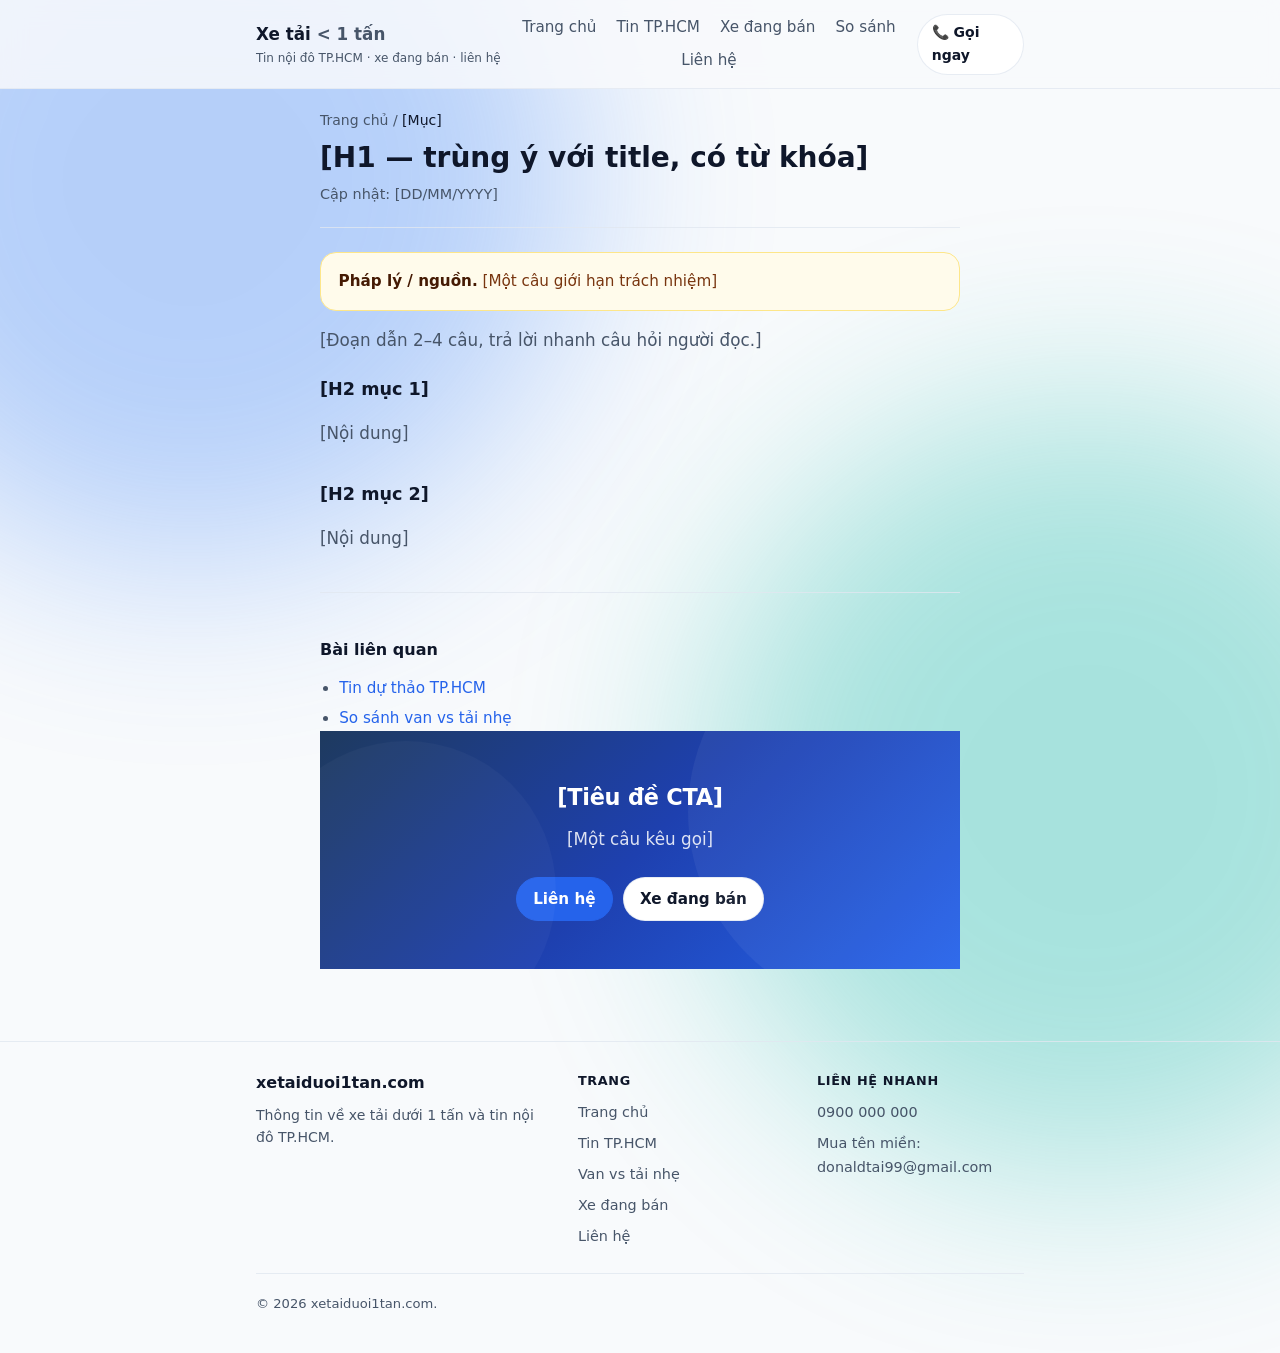
<file: mau-bai-viet.html>
<!DOCTYPE html>
<!--
  MAU BAI VIET (TEMPLATE) — roadmap Prompt 6
  - Sao chép file, đổi tên .html, bỏ thẻ comment này và meta robots bên dưới khi publish.
  - Thay: title, description, canonical, og:*, JSON-LD, H1, nội dung, breadcrumb.
  - Giữ: header/footer giống các trang khác; article.prose; post-related + cta-band ở cuối.
-->
<html lang="vi">
<head>
  <meta charset="UTF-8" />
  <meta name="viewport" content="width=device-width, initial-scale=1.0" />
  <meta name="robots" content="noindex, nofollow" />
  <meta name="description" content="[META: 150–160 ký tự, có từ khóa chính]" />
  <link rel="canonical" href="https://www.xetaiduoi1tan.com/[duong-dan].html" />
  <title>[Tiêu đề SEO] | xetaiduoi1tan.com</title>
  <link rel="icon" href="favicon.svg" type="image/svg+xml" />
  <link rel="stylesheet" href="/assets/css/styles.css" />
</head>
<body>
  <a class="skip-link" href="#main-content">Bỏ qua điều hướng</a>
  <header class="site-header">
    <div class="inner site-header__inner">
      <div class="brand-wrap">
        <a class="brand" href="index.html">Xe tải <span>&lt; 1 tấn</span></a>
        <p class="brand-tag">Tin nội đô TP.HCM · xe đang bán · liên hệ</p>
      </div>
      <button type="button" class="nav-toggle" aria-expanded="false" aria-controls="nav-panel">Menu</button>
      <a class="btn btn--line btn--sm header-cta" href="tel:+84900000000">📞 Gọi ngay</a>
      <div id="nav-panel" class="nav-panel">
        <nav class="nav" aria-label="Chính">
          <a href="index.html">Trang chủ</a>
          <a href="tin-tuc/xe-tai-tren-mot-tan-noi-do-tphcm-6h-22h.html">Tin TP.HCM</a>
          <a href="xe-dang-ban.html">Xe đang bán</a>
          <a href="so-sanh-van-vs-xe-tai-nhe.html">So sánh</a>
          <a href="lien-he.html">Liên hệ</a>
        </nav>
      </div>
    </div>
  </header>

  <main id="main-content" class="inner inner--narrow page-main">
    <nav class="breadcrumb" aria-label="Breadcrumb">
      <a href="index.html">Trang chủ</a>
      <span aria-hidden="true"> / </span>
      <span class="breadcrumb-current">[Mục]</span>
    </nav>

    <article class="prose">
      <header class="article-head">
        <h1>[H1 — trùng ý với title, có từ khóa]</h1>
        <p class="meta">Cập nhật: [DD/MM/YYYY]</p>
      </header>

      <aside class="notice" role="note"><strong>Pháp lý / nguồn.</strong> [Một câu giới hạn trách nhiệm]</aside>

      <p class="lede">[Đoạn dẫn 2–4 câu, trả lời nhanh câu hỏi người đọc.]</p>

      <h2>[H2 mục 1]</h2>
      <p>[Nội dung]</p>

      <h2>[H2 mục 2]</h2>
      <p>[Nội dung]</p>

      <div class="post-related">
        <h2>Bài liên quan</h2>
        <ul>
          <li><a href="tin-tuc/xe-tai-tren-mot-tan-noi-do-tphcm-6h-22h.html">Tin dự thảo TP.HCM</a></li>
          <li><a href="so-sanh-van-vs-xe-tai-nhe.html">So sánh van vs tải nhẹ</a></li>
        </ul>
      </div>
    </article>

    <section class="cta-band" aria-label="CTA">
      <div class="cta-band__inner">
        <h2 class="cta-band__title">[Tiêu đề CTA]</h2>
        <p class="cta-band__text">[Một câu kêu gọi]</p>
        <p class="actions">
          <a class="btn btn--solid" href="lien-he.html">Liên hệ</a>
          <a class="btn btn--line" href="xe-dang-ban.html">Xe đang bán</a>
        </p>
      </div>
    </section>
  </main>

  <footer class="site-footer">
    <div class="inner footer-grid">
      <div>
        <p class="footer-brand"><strong>xetaiduoi1tan.com</strong></p>
        <p class="footer-desc">Thông tin về xe tải dưới 1 tấn và tin nội đô TP.HCM.</p>
      </div>
      <div>
        <p class="footer-title">Trang</p>
        <ul class="footer-list">
          <li><a href="index.html">Trang chủ</a></li>
          <li><a href="tin-tuc/xe-tai-tren-mot-tan-noi-do-tphcm-6h-22h.html">Tin TP.HCM</a></li>
          <li><a href="so-sanh-van-vs-xe-tai-nhe.html">Van vs tải nhẹ</a></li>
          <li><a href="xe-dang-ban.html">Xe đang bán</a></li>
          <li><a href="lien-he.html">Liên hệ</a></li>
        </ul>
      </div>
      <div>
        <p class="footer-title">Liên hệ nhanh</p>
        <ul class="footer-list">
          <li><a href="tel:+84900000000">0900 000 000</a></li>
          <li><a href="mailto:donaldtai99@gmail.com">Mua tên miền: donaldtai99@gmail.com</a></li>
        </ul>
      </div>
    </div>
    <div class="inner footer-legal">
      <p>© <span id="y"></span> xetaiduoi1tan.com.</p>
    </div>
  </footer>
  <script defer src="/assets/js/site.js"></script>
  <script>
    document.getElementById("y").textContent = new Date().getFullYear();
  </script>
</body>
</html>
</file>
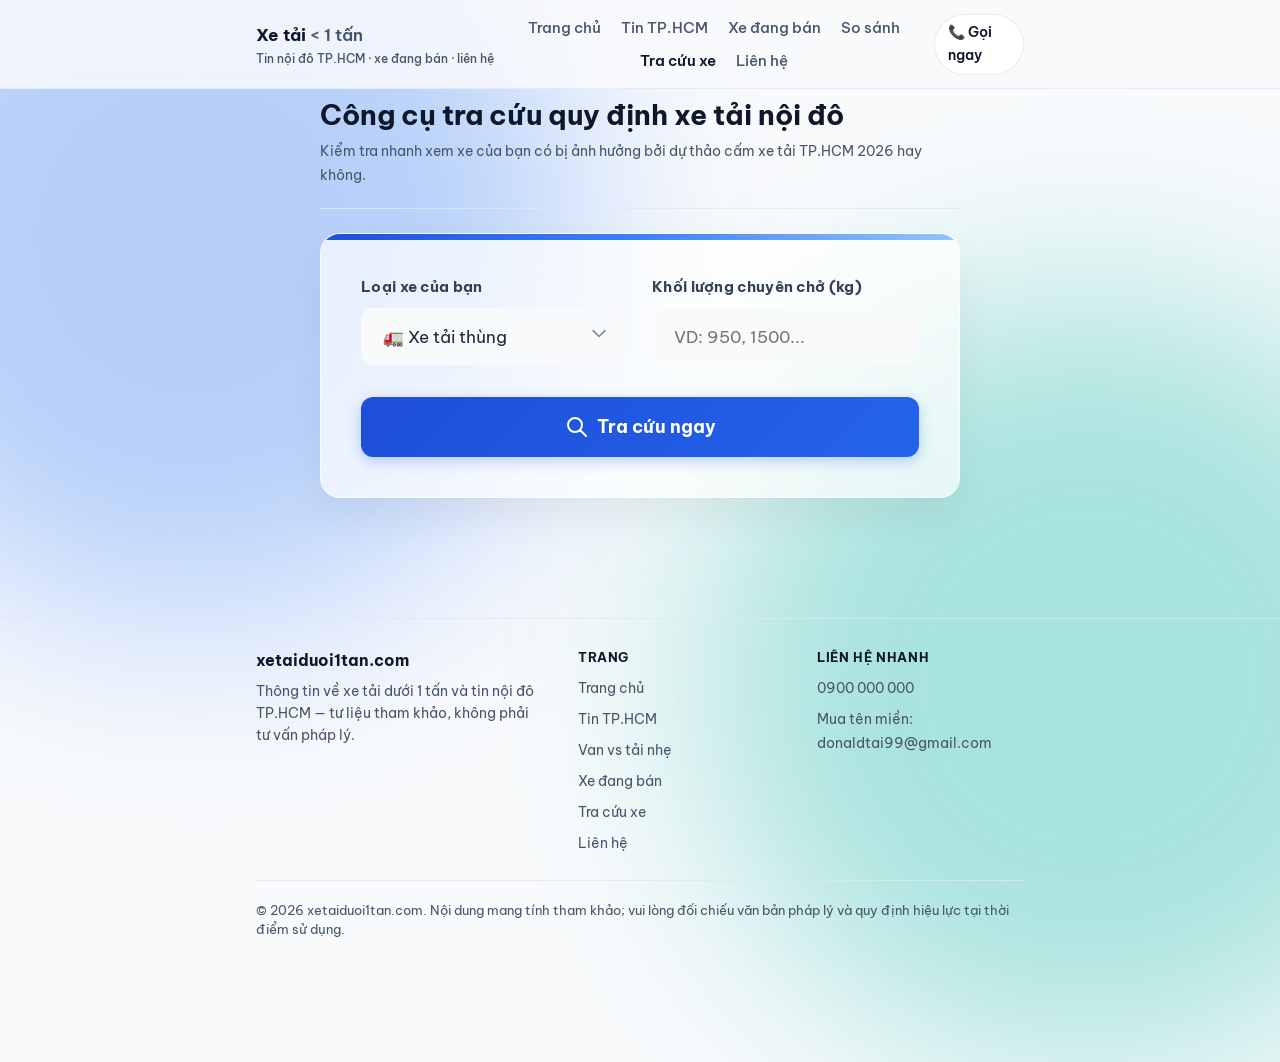
<file: tra_cuu_xe.html>
<!DOCTYPE html>
<html lang="vi">
<head>
  <meta charset="UTF-8" />
  <meta name="viewport" content="width=device-width, initial-scale=1.0" />
  <meta name="robots" content="index, follow" />
  <meta name="description" content="Công cụ tương tác tra cứu xem xe của bạn có bị cấm vào nội đô TP.HCM theo dự thảo mới nhất 2026 hay không." />
  <link rel="canonical" href="https://www.xetaiduoi1tan.com/tra_cuu_xe.html" />
  <title>Công cụ tra cứu quy định cấm tải TP.HCM | xetaiduoi1tan.com</title>
  <link rel="icon" href="favicon.svg" type="image/svg+xml" />
  <meta property="og:type" content="website" />
  <meta property="og:locale" content="vi_VN" />
  <meta property="og:url" content="https://www.xetaiduoi1tan.com/tra_cuu_xe.html" />
  <meta property="og:site_name" content="xetaiduoi1tan.com" />
  <meta property="og:title" content="Công cụ tra cứu quy định cấm tải TP.HCM | xetaiduoi1tan.com" />
  <meta property="og:description" content="Công cụ tương tác tra cứu xem xe của bạn có bị cấm vào nội đô TP.HCM theo dự thảo mới nhất 2026 hay không." />
  <meta name="twitter:card" content="summary" />
  <meta name="twitter:title" content="Công cụ tra cứu quy định cấm tải TP.HCM | xetaiduoi1tan.com" />
  <meta name="twitter:description" content="Tra cứu nhanh xem xe bạn có được phép lưu thông nội đô theo dự thảo cấm tải." />
  <link rel="preconnect" href="https://fonts.googleapis.com" />
  <link rel="preconnect" href="https://fonts.gstatic.com" crossorigin />
  <link href="https://fonts.googleapis.com/css2?family=Be+Vietnam+Pro:wght@400;600;700&display=swap" rel="stylesheet" />
  <link rel="stylesheet" href="/assets/css/styles.css" />
  <script type="application/ld+json">
  {"@context":"https://schema.org","@graph":[{"@type":"WebSite","@id":"https://www.xetaiduoi1tan.com/#website","url":"https://www.xetaiduoi1tan.com/","name":"xetaiduoi1tan.com"},{"@type":"Organization","@id":"https://www.xetaiduoi1tan.com/#org","name":"xetaiduoi1tan.com","url":"https://www.xetaiduoi1tan.com/"},{"@type":"WebApplication","name":"Công cụ tra cứu quy định cấm tải nội đô TP.HCM","url":"https://www.xetaiduoi1tan.com/tra_cuu_xe.html","description":"Công cụ tương tác tra cứu xem xe của bạn có bị cấm vào nội đô TP.HCM theo dự thảo mới nhất 2026 hay không.","applicationCategory":"UtilityApplication","operatingSystem":"Any"}]}
  </script>
</head>
<body>
  <a class="skip-link" href="#main-content">Bỏ qua điều hướng</a>
  <header class="site-header">
    <div class="inner site-header__inner">
      <div class="brand-wrap">
        <a class="brand" href="index.html">Xe tải <span>&lt; 1 tấn</span></a>
        <p class="brand-tag">Tin nội đô TP.HCM · xe đang bán · liên hệ</p>
      </div>
      <button type="button" class="nav-toggle" aria-expanded="false" aria-controls="nav-panel">Menu</button>
      <a class="btn btn--line btn--sm header-cta" href="tel:+84900000000">📞 Gọi ngay</a>
      <div id="nav-panel" class="nav-panel">
        <nav class="nav" aria-label="Chính">
          <a href="index.html">Trang chủ</a>
          <a href="tin-tuc/xe-tai-tren-mot-tan-noi-do-tphcm-6h-22h.html">Tin TP.HCM</a>
          <a href="xe-dang-ban.html">Xe đang bán</a>
          <a href="so-sanh-van-vs-xe-tai-nhe.html">So sánh</a>
          <a href="tra_cuu_xe.html" aria-current="page">Tra cứu xe</a>
          <a href="lien-he.html">Liên hệ</a>
        </nav>
      </div>
    </div>
  </header>

  <main id="main-content" class="page-main inner inner--narrow">
    <div class="article-head fade-in">
      <h1>Công cụ tra cứu quy định xe tải nội đô</h1>
      <p class="meta">Kiểm tra nhanh xem xe của bạn có bị ảnh hưởng bởi dự thảo cấm xe tải TP.HCM 2026 hay không.</p>
    </div>

    <div class="glass-card slide-up">
      <form id="check-form">
        <div class="form-grid">
          <div>
            <label for="vehicle-type" class="premium-label">Loại xe của bạn</label>
            <div style="position:relative;">
              <select id="vehicle-type" class="premium-input" style="appearance: none; padding-right: 2.5rem;">
                <option value="truck">🚛 Xe tải thùng</option>
                <option value="van">🚐 Xe tải Van</option>
                <option value="pickup">🛻 Xe bán tải (Pickup)</option>
              </select>
              <div style="position:absolute; right:1.2rem; top:50%; transform:translateY(-50%); pointer-events:none; opacity:0.5;">
                <svg width="20" height="20" fill="none" stroke="currentColor" viewBox="0 0 24 24"><path stroke-linecap="round" stroke-linejoin="round" stroke-width="2" d="M19 9l-7 7-7-7"></path></svg>
              </div>
            </div>
          </div>
          <div>
            <label for="vehicle-weight" class="premium-label">Khối lượng chuyên chở (kg)</label>
            <input type="number" id="vehicle-weight" class="premium-input" placeholder="VD: 950, 1500..." required />
          </div>
        </div>
        <button type="submit" class="btn-premium">
          <svg width="24" height="24" fill="none" stroke="currentColor" viewBox="0 0 24 24"><path stroke-linecap="round" stroke-linejoin="round" stroke-width="2" d="M21 21l-6-6m2-5a7 7 0 11-14 0 7 7 0 0114 0z"></path></svg>
          Tra cứu ngay
        </button>
      </form>

      <div id="result-box" class="result-premium">
        <h3 id="result-title" class="result-title">Kết quả</h3>
        <p id="result-message" class="result-message"></p>
        <div class="premium-notice" role="note">
          <svg width="20" height="20" fill="none" stroke="currentColor" viewBox="0 0 24 24" style="flex-shrink:0; color:#94a3b8;"><path stroke-linecap="round" stroke-linejoin="round" stroke-width="2" d="M13 16h-1v-4h-1m1-4h.01M21 12a9 9 0 11-18 0 9 9 0 0118 0z"></path></svg>
          <div><strong>Lưu ý:</strong> Kết quả chỉ mang tính tham khảo dựa trên thông tin dự thảo báo chí đưa. Quy định thực tế có thể thay đổi khi văn bản chính thức được ban hành.</div>
        </div>
      </div>
    </div>
  </main>

  <footer class="site-footer">
    <div class="inner footer-grid">
      <div>
        <p class="footer-brand"><strong>xetaiduoi1tan.com</strong></p>
        <p class="footer-desc">Thông tin về xe tải dưới 1 tấn và tin nội đô TP.HCM — tư liệu tham khảo, không phải tư vấn pháp lý.</p>
      </div>
      <div>
        <p class="footer-title">Trang</p>
        <ul class="footer-list">
          <li><a href="index.html">Trang chủ</a></li>
          <li><a href="tin-tuc/xe-tai-tren-mot-tan-noi-do-tphcm-6h-22h.html">Tin TP.HCM</a></li>
          <li><a href="so-sanh-van-vs-xe-tai-nhe.html">Van vs tải nhẹ</a></li>
          <li><a href="xe-dang-ban.html">Xe đang bán</a></li>
          <li><a href="tra_cuu_xe.html">Tra cứu xe</a></li>
          <li><a href="lien-he.html">Liên hệ</a></li>
        </ul>
      </div>
      <div>
        <p class="footer-title">Liên hệ nhanh</p>
        <ul class="footer-list">
          <li><a href="tel:+84900000000">0900 000 000</a></li>
          <li><a href="mailto:donaldtai99@gmail.com">Mua tên miền: donaldtai99@gmail.com</a></li>
        </ul>
      </div>
    </div>
    <div class="inner footer-legal">
      <p>© <span id="y"></span> xetaiduoi1tan.com. Nội dung mang tính tham khảo; vui lòng đối chiếu văn bản pháp lý và quy định hiệu lực tại thời điểm sử dụng.</p>
    </div>
  </footer>
  <script defer src="/assets/js/site.js"></script>
  <script>
    document.getElementById("y").textContent = new Date().getFullYear();
    document.addEventListener('DOMContentLoaded', function() {
      const form = document.getElementById('check-form');
      const resultBox = document.getElementById('result-box');
      const resultTitle = document.getElementById('result-title');
      const resultMessage = document.getElementById('result-message');

      form.addEventListener('submit', function(e) {
        e.preventDefault();
        const type = document.getElementById('vehicle-type').value;
        const weight = parseInt(document.getElementById('vehicle-weight').value, 10);
        
        if (isNaN(weight) || weight <= 0) {
          alert('Vui lòng nhập khối lượng hợp lệ.');
          return;
        }

        resultBox.style.display = 'block';
        resultBox.style.opacity = '0';
        setTimeout(() => resultBox.style.opacity = '1', 10);
        resultBox.style.transition = 'opacity 0.3s ease';

        let isBanned = false;
        let msg = '';

        if (type === 'truck') {
          if (weight >= 1000) {
            isBanned = true;
            msg = `Xe tải thùng có khối lượng chuyên chở <strong>${weight}kg</strong> (≥ 1000kg) sẽ <strong>bị cấm</strong> vào nội đô TP.HCM từ 6h-22h theo dự thảo mới.`;
            resultBox.className = 'result-premium banned';
            resultTitle.className = 'result-title banned';
          } else {
            msg = `Xe tải thùng có khối lượng chuyên chở <strong>${weight}kg</strong> (< 1000kg) <strong>được phép</strong> lưu thông vào nội đô bình thường. Tuy nhiên cần chú ý các biển báo cấm tải trên từng tuyến đường cụ thể.`;
            resultBox.className = 'result-premium allowed';
            resultTitle.className = 'result-title allowed';
          }
        } else if (type === 'van' || type === 'pickup') {
          if (weight >= 950) {
            isBanned = true;
            msg = `Xe Van/Bán tải có khối lượng chuyên chở <strong>${weight}kg</strong> (≥ 950kg) được xem như xe tải và sẽ <strong>bị cấm</strong> vào nội đô từ 6h-22h.`;
            resultBox.className = 'result-premium banned';
            resultTitle.className = 'result-title banned';
          } else {
            msg = `Xe Van/Bán tải có khối lượng chuyên chở <strong>${weight}kg</strong> (< 950kg) được xem như xe con, <strong>được phép</strong> vào phố 24/24h.`;
            resultBox.className = 'result-premium allowed';
            resultTitle.className = 'result-title allowed';
          }
        }

        resultMessage.innerHTML = msg;
        resultTitle.innerHTML = isBanned 
          ? '<svg width="28" height="28" fill="none" stroke="currentColor" viewBox="0 0 24 24" style="flex-shrink:0"><path stroke-linecap="round" stroke-linejoin="round" stroke-width="2" d="M12 9v2m0 4h.01m-6.938 4h13.856c1.54 0 2.502-1.667 1.732-3L13.732 4c-.77-1.333-2.694-1.333-3.464 0L3.34 16c-.77 1.333.192 3 1.732 3z"></path></svg> Hạn chế lưu thông' 
          : '<svg width="28" height="28" fill="none" stroke="currentColor" viewBox="0 0 24 24" style="flex-shrink:0"><path stroke-linecap="round" stroke-linejoin="round" stroke-width="2" d="M9 12l2 2 4-4m6 2a9 9 0 11-18 0 9 9 0 0118 0z"></path></svg> Được phép lưu thông';
      });
    });
  </script>
</body>
</html>
</file>
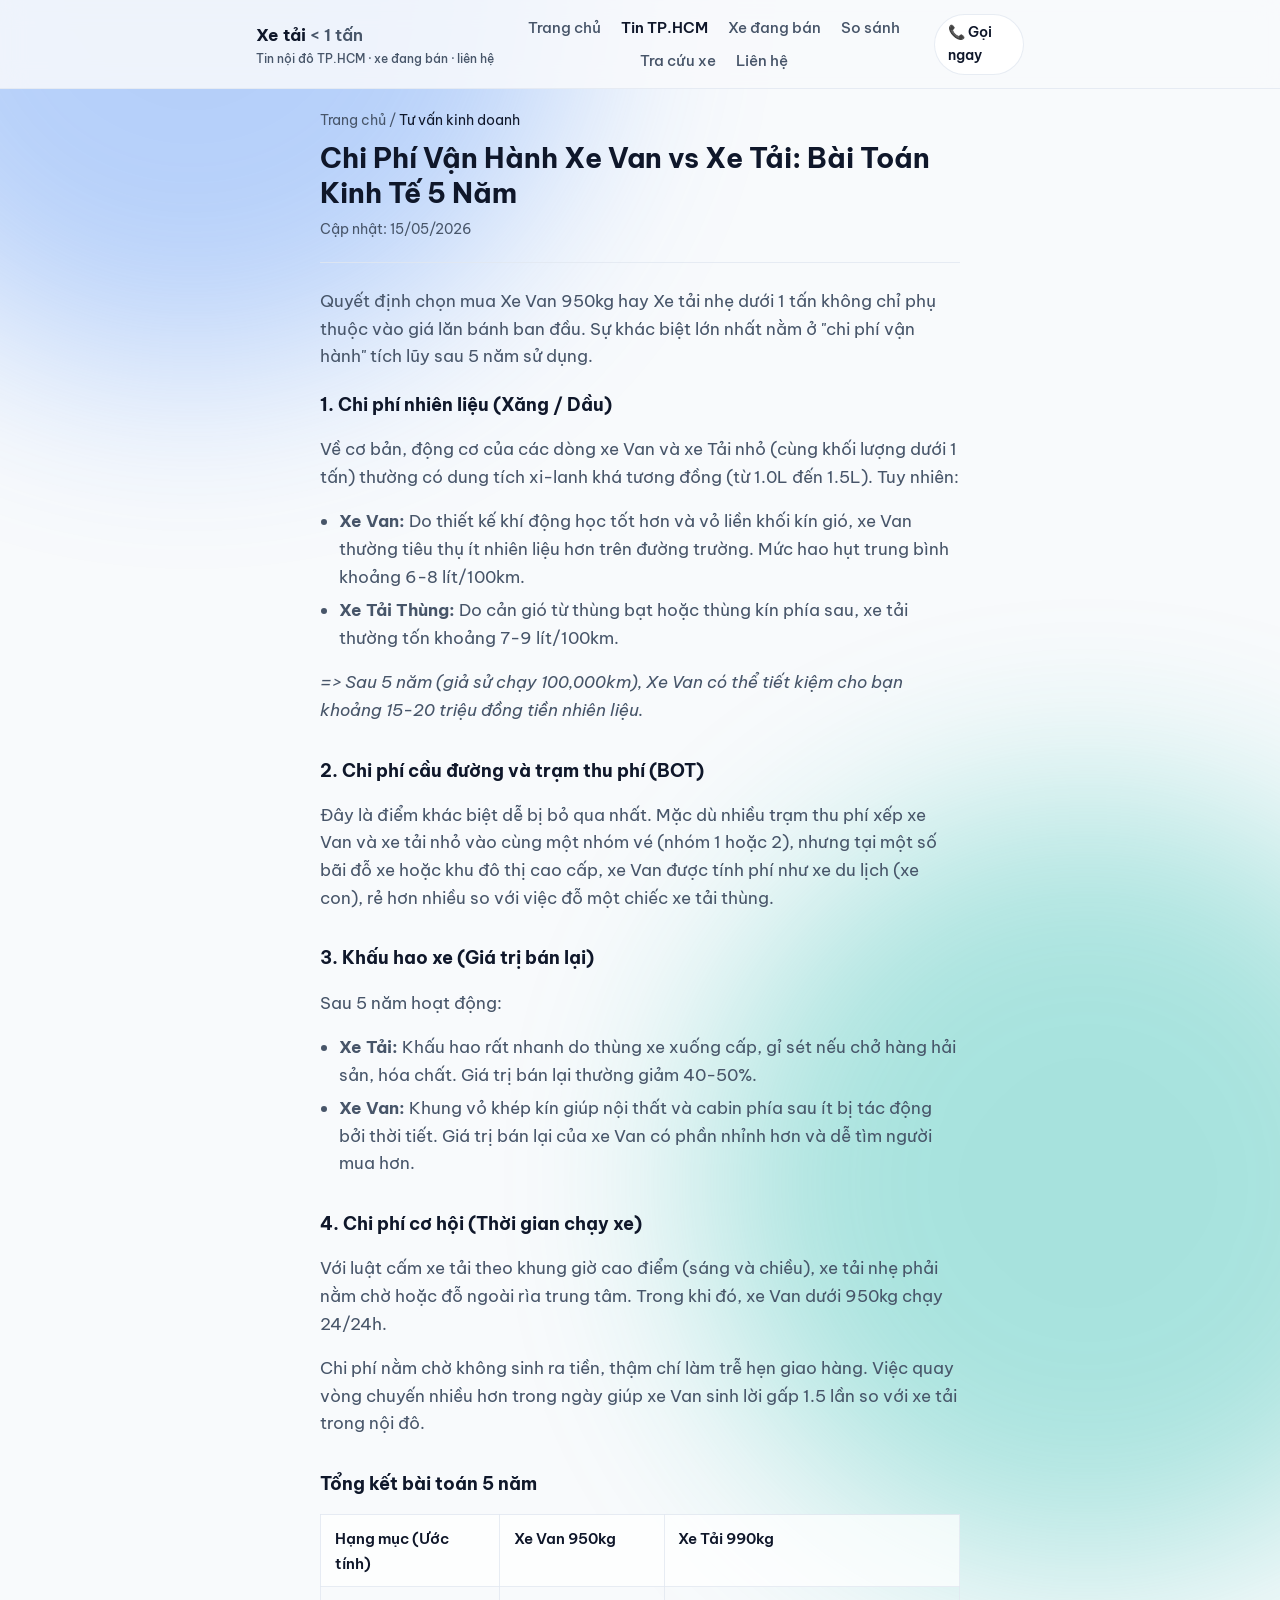
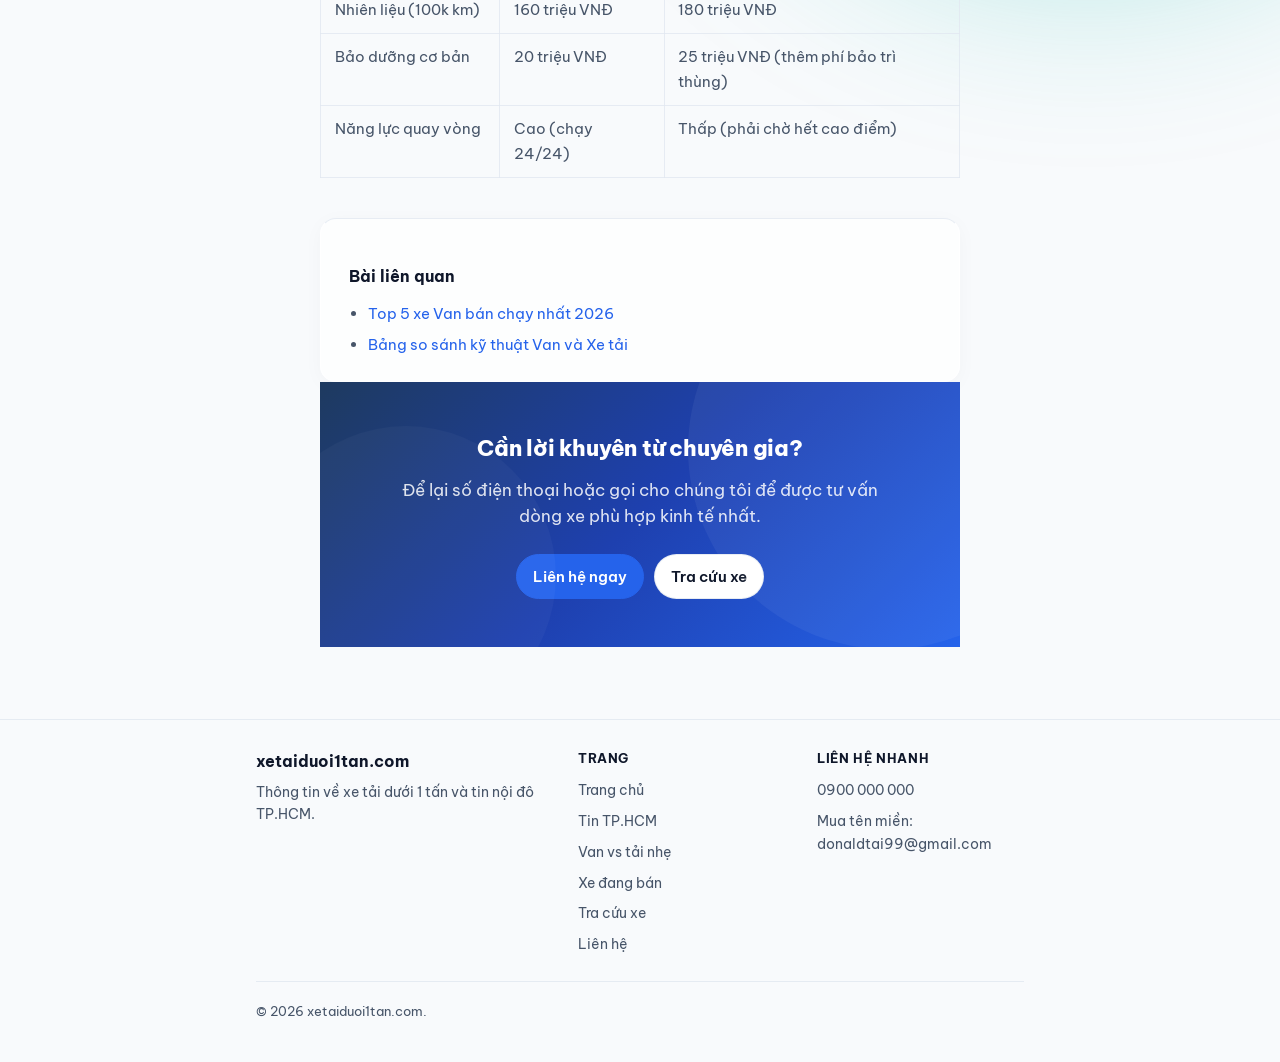
<file: tin-tuc/chi-phi-van-hanh-xe-van-vs-xe-tai-5-nam.html>
<!DOCTYPE html>
<html lang="vi">
<head>
  <meta charset="UTF-8" />
  <meta name="viewport" content="width=device-width, initial-scale=1.0" />
  <meta name="robots" content="index, follow" />
  <meta name="description" content="Bài toán kinh tế: So sánh chi tiết chi phí vận hành xe Van 950kg và Xe Tải nhẹ trong 5 năm. Phân tích nhiên liệu, bảo dưỡng và tối ưu thời gian." />
  <link rel="canonical" href="https://www.xetaiduoi1tan.com/tin-tuc/chi-phi-van-hanh-xe-van-vs-xe-tai-5-nam.html" />
  <title>Chi Phí Vận Hành Xe Van vs Xe Tải: Bài Toán 5 Năm | xetaiduoi1tan.com</title>
  <link rel="icon" href="../favicon.svg" type="image/svg+xml" />
  <meta property="og:type" content="article" />
  <meta property="og:locale" content="vi_VN" />
  <meta property="og:url" content="https://www.xetaiduoi1tan.com/tin-tuc/chi-phi-van-hanh-xe-van-vs-xe-tai-5-nam.html" />
  <meta property="og:site_name" content="xetaiduoi1tan.com" />
  <meta property="og:title" content="Chi Phí Vận Hành Xe Van vs Xe Tải: Bài Toán 5 Năm" />
  <meta property="og:description" content="So sánh chi tiết chi phí vận hành xe Van 950kg và Xe Tải nhẹ trong 5 năm." />
  <meta name="twitter:card" content="summary" />
  <meta name="twitter:title" content="Chi Phí Vận Hành Xe Van vs Xe Tải | xetaiduoi1tan.com" />
  <link rel="preconnect" href="https://fonts.googleapis.com" />
  <link rel="preconnect" href="https://fonts.gstatic.com" crossorigin />
  <link href="https://fonts.googleapis.com/css2?family=Be+Vietnam+Pro:wght@400;600;700&display=swap" rel="stylesheet" />
  <link rel="stylesheet" href="/assets/css/styles.css" />
  <script type="application/ld+json">
  {"@context":"https://schema.org","@graph":[{"@type":"WebSite","@id":"https://www.xetaiduoi1tan.com/#website","url":"https://www.xetaiduoi1tan.com/"},{"@type":"Article","headline":"Chi Phí Vận Hành Xe Van vs Xe Tải: So Sánh 5 Năm","description":"Bài toán kinh tế: So sánh chi tiết chi phí vận hành xe Van 950kg và Xe Tải nhẹ trong 5 năm.","url":"https://www.xetaiduoi1tan.com/tin-tuc/chi-phi-van-hanh-xe-van-vs-xe-tai-5-nam.html","author":{"@type":"Organization","name":"xetaiduoi1tan.com"}}]}
  </script>
</head>
<body>
  <a class="skip-link" href="#main-content">Bỏ qua điều hướng</a>
  <header class="site-header">
    <div class="inner site-header__inner">
      <div class="brand-wrap">
        <a class="brand" href="../index.html">Xe tải <span>&lt; 1 tấn</span></a>
        <p class="brand-tag">Tin nội đô TP.HCM · xe đang bán · liên hệ</p>
      </div>
      <button type="button" class="nav-toggle" aria-expanded="false" aria-controls="nav-panel">Menu</button>
      <a class="btn btn--line btn--sm header-cta" href="tel:+84900000000">📞 Gọi ngay</a>
      <div id="nav-panel" class="nav-panel">
        <nav class="nav" aria-label="Chính">
          <a href="../index.html">Trang chủ</a>
          <a href="xe-tai-tren-mot-tan-noi-do-tphcm-6h-22h.html" aria-current="page">Tin TP.HCM</a>
          <a href="../xe-dang-ban.html">Xe đang bán</a>
          <a href="../so-sanh-van-vs-xe-tai-nhe.html">So sánh</a>
          <a href="../tra_cuu_xe.html">Tra cứu xe</a>
          <a href="../lien-he.html">Liên hệ</a>
        </nav>
      </div>
    </div>
  </header>

  <main id="main-content" class="inner inner--narrow page-main">
    <nav class="breadcrumb" aria-label="Breadcrumb">
      <a href="../index.html">Trang chủ</a>
      <span aria-hidden="true"> / </span>
      <span class="breadcrumb-current">Tư vấn kinh doanh</span>
    </nav>

    <article class="prose fade-in">
      <header class="article-head">
        <h1>Chi Phí Vận Hành Xe Van vs Xe Tải: Bài Toán Kinh Tế 5 Năm</h1>
        <p class="meta">Cập nhật: 15/05/2026</p>
      </header>

      <p class="lede">Quyết định chọn mua Xe Van 950kg hay Xe tải nhẹ dưới 1 tấn không chỉ phụ thuộc vào giá lăn bánh ban đầu. Sự khác biệt lớn nhất nằm ở "chi phí vận hành" tích lũy sau 5 năm sử dụng.</p>

      <h2>1. Chi phí nhiên liệu (Xăng / Dầu)</h2>
      <p>Về cơ bản, động cơ của các dòng xe Van và xe Tải nhỏ (cùng khối lượng dưới 1 tấn) thường có dung tích xi-lanh khá tương đồng (từ 1.0L đến 1.5L). Tuy nhiên:</p>
      <ul>
        <li><strong>Xe Van:</strong> Do thiết kế khí động học tốt hơn và vỏ liền khối kín gió, xe Van thường tiêu thụ ít nhiên liệu hơn trên đường trường. Mức hao hụt trung bình khoảng 6-8 lít/100km.</li>
        <li><strong>Xe Tải Thùng:</strong> Do cản gió từ thùng bạt hoặc thùng kín phía sau, xe tải thường tốn khoảng 7-9 lít/100km. </li>
      </ul>
      <p><em>=> Sau 5 năm (giả sử chạy 100,000km), Xe Van có thể tiết kiệm cho bạn khoảng 15-20 triệu đồng tiền nhiên liệu.</em></p>

      <h2>2. Chi phí cầu đường và trạm thu phí (BOT)</h2>
      <p>Đây là điểm khác biệt dễ bị bỏ qua nhất. Mặc dù nhiều trạm thu phí xếp xe Van và xe tải nhỏ vào cùng một nhóm vé (nhóm 1 hoặc 2), nhưng tại một số bãi đỗ xe hoặc khu đô thị cao cấp, xe Van được tính phí như xe du lịch (xe con), rẻ hơn nhiều so với việc đỗ một chiếc xe tải thùng.</p>

      <h2>3. Khấu hao xe (Giá trị bán lại)</h2>
      <p>Sau 5 năm hoạt động:</p>
      <ul>
        <li><strong>Xe Tải:</strong> Khấu hao rất nhanh do thùng xe xuống cấp, gỉ sét nếu chở hàng hải sản, hóa chất. Giá trị bán lại thường giảm 40-50%.</li>
        <li><strong>Xe Van:</strong> Khung vỏ khép kín giúp nội thất và cabin phía sau ít bị tác động bởi thời tiết. Giá trị bán lại của xe Van có phần nhỉnh hơn và dễ tìm người mua hơn.</li>
      </ul>

      <h2>4. Chi phí cơ hội (Thời gian chạy xe)</h2>
      <p>Với luật cấm xe tải theo khung giờ cao điểm (sáng và chiều), xe tải nhẹ phải nằm chờ hoặc đỗ ngoài rìa trung tâm. Trong khi đó, xe Van dưới 950kg chạy 24/24h.</p>
      <p>Chi phí nằm chờ không sinh ra tiền, thậm chí làm trễ hẹn giao hàng. Việc quay vòng chuyến nhiều hơn trong ngày giúp xe Van sinh lời gấp 1.5 lần so với xe tải trong nội đô.</p>

      <h2>Tổng kết bài toán 5 năm</h2>
      <div class="table-wrap">
        <table class="data-table">
          <thead>
            <tr>
              <th>Hạng mục (Ước tính)</th>
              <th>Xe Van 950kg</th>
              <th>Xe Tải 990kg</th>
            </tr>
          </thead>
          <tbody>
            <tr>
              <td>Nhiên liệu (100k km)</td>
              <td>160 triệu VNĐ</td>
              <td>180 triệu VNĐ</td>
            </tr>
            <tr>
              <td>Bảo dưỡng cơ bản</td>
              <td>20 triệu VNĐ</td>
              <td>25 triệu VNĐ (thêm phí bảo trì thùng)</td>
            </tr>
            <tr>
              <td>Năng lực quay vòng</td>
              <td>Cao (chạy 24/24)</td>
              <td>Thấp (phải chờ hết cao điểm)</td>
            </tr>
          </tbody>
        </table>
      </div>

      <div class="post-related box">
        <h2>Bài liên quan</h2>
        <ul>
          <li><a href="top-5-xe-van-ban-chay-tphcm-2026.html">Top 5 xe Van bán chạy nhất 2026</a></li>
          <li><a href="../so-sanh-van-vs-xe-tai-nhe.html">Bảng so sánh kỹ thuật Van và Xe tải</a></li>
        </ul>
      </div>
    </article>

    <section class="cta-band" aria-label="CTA">
      <div class="cta-band__inner">
        <h2 class="cta-band__title">Cần lời khuyên từ chuyên gia?</h2>
        <p class="cta-band__text">Để lại số điện thoại hoặc gọi cho chúng tôi để được tư vấn dòng xe phù hợp kinh tế nhất.</p>
        <p class="actions">
          <a class="btn btn--solid" href="../lien-he.html">Liên hệ ngay</a>
          <a class="btn btn--line" href="../tra_cuu_xe.html">Tra cứu xe</a>
        </p>
      </div>
    </section>
  </main>

  <footer class="site-footer">
    <div class="inner footer-grid">
      <div>
        <p class="footer-brand"><strong>xetaiduoi1tan.com</strong></p>
        <p class="footer-desc">Thông tin về xe tải dưới 1 tấn và tin nội đô TP.HCM.</p>
      </div>
      <div>
        <p class="footer-title">Trang</p>
        <ul class="footer-list">
          <li><a href="../index.html">Trang chủ</a></li>
          <li><a href="xe-tai-tren-mot-tan-noi-do-tphcm-6h-22h.html">Tin TP.HCM</a></li>
          <li><a href="../so-sanh-van-vs-xe-tai-nhe.html">Van vs tải nhẹ</a></li>
          <li><a href="../xe-dang-ban.html">Xe đang bán</a></li>
          <li><a href="../tra_cuu_xe.html">Tra cứu xe</a></li>
          <li><a href="../lien-he.html">Liên hệ</a></li>
        </ul>
      </div>
      <div>
        <p class="footer-title">Liên hệ nhanh</p>
        <ul class="footer-list">
          <li><a href="tel:+84900000000">0900 000 000</a></li>
          <li><a href="mailto:donaldtai99@gmail.com">Mua tên miền: donaldtai99@gmail.com</a></li>
        </ul>
      </div>
    </div>
    <div class="inner footer-legal">
      <p>© <span id="y"></span> xetaiduoi1tan.com.</p>
    </div>
  </footer>
  <script defer src="/assets/js/site.js"></script>
  <script>
    document.getElementById("y").textContent = new Date().getFullYear();
  </script>
</body>
</html>
</file>
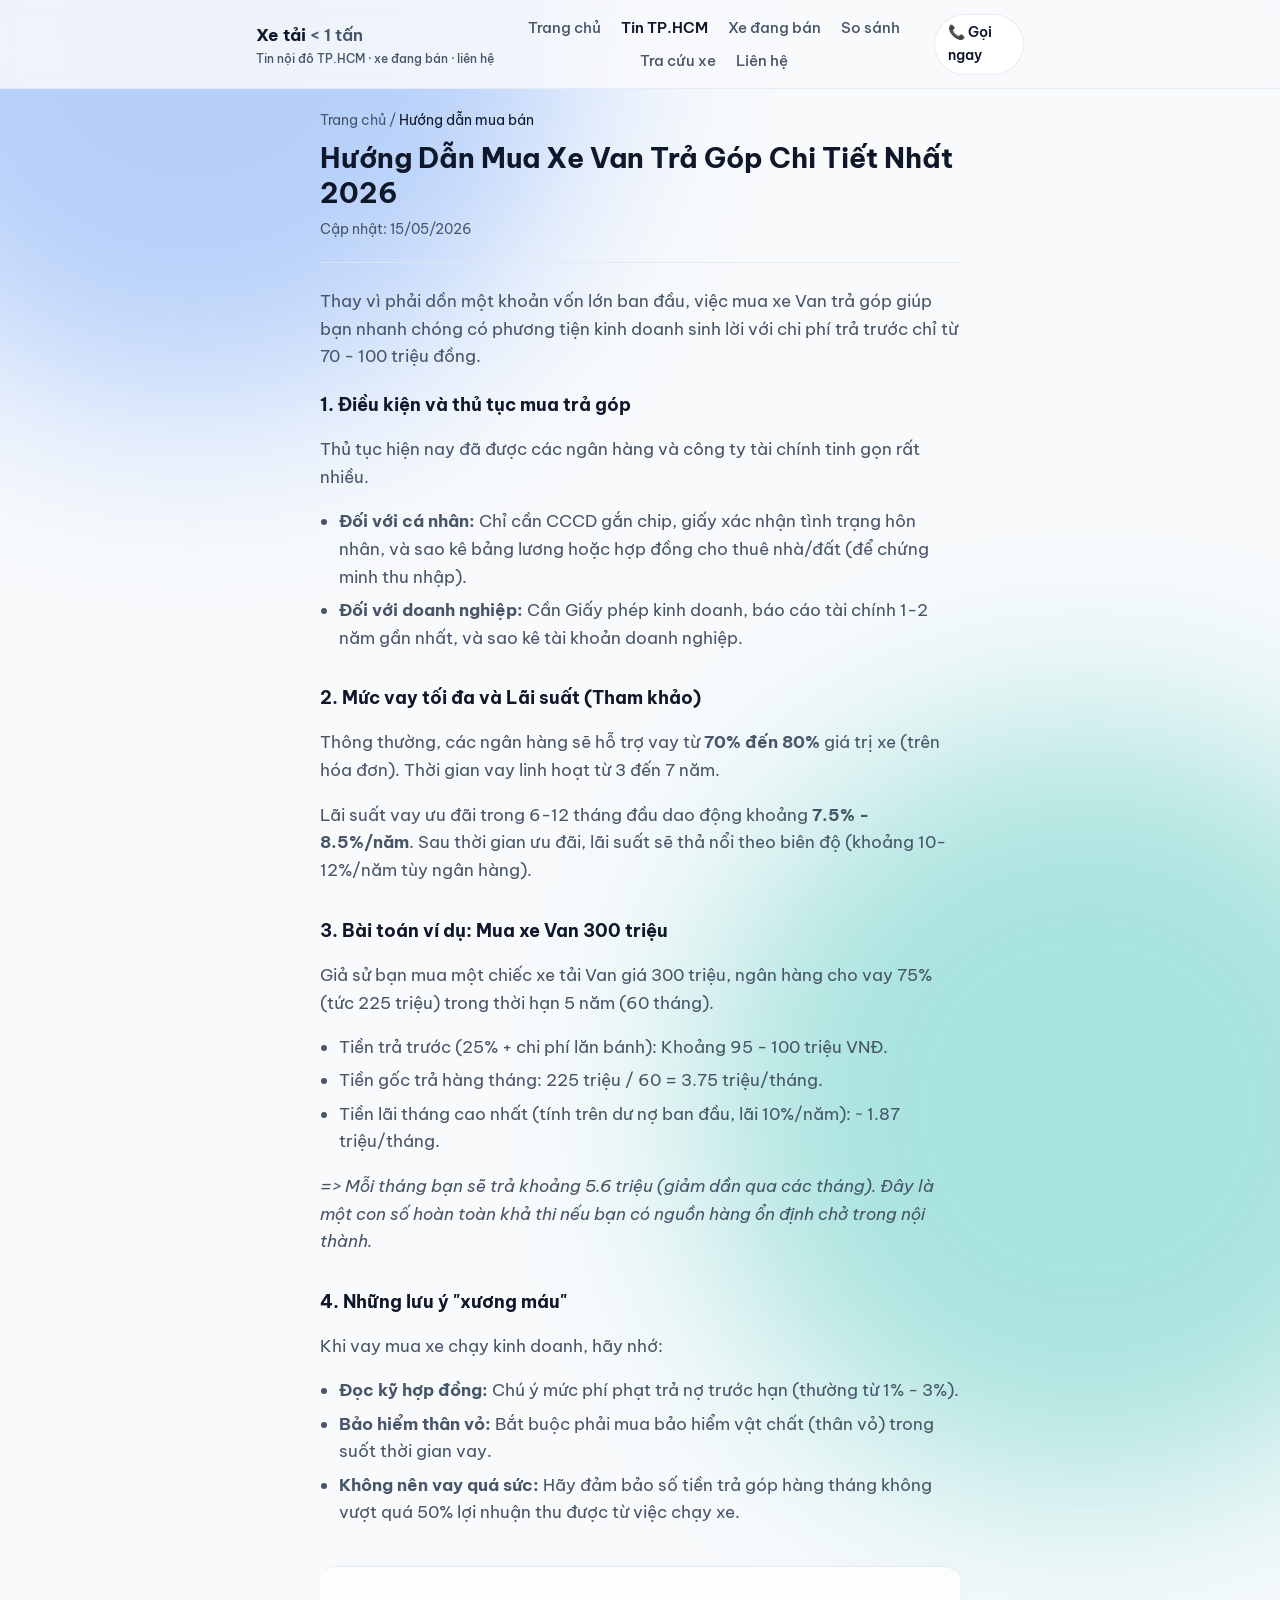
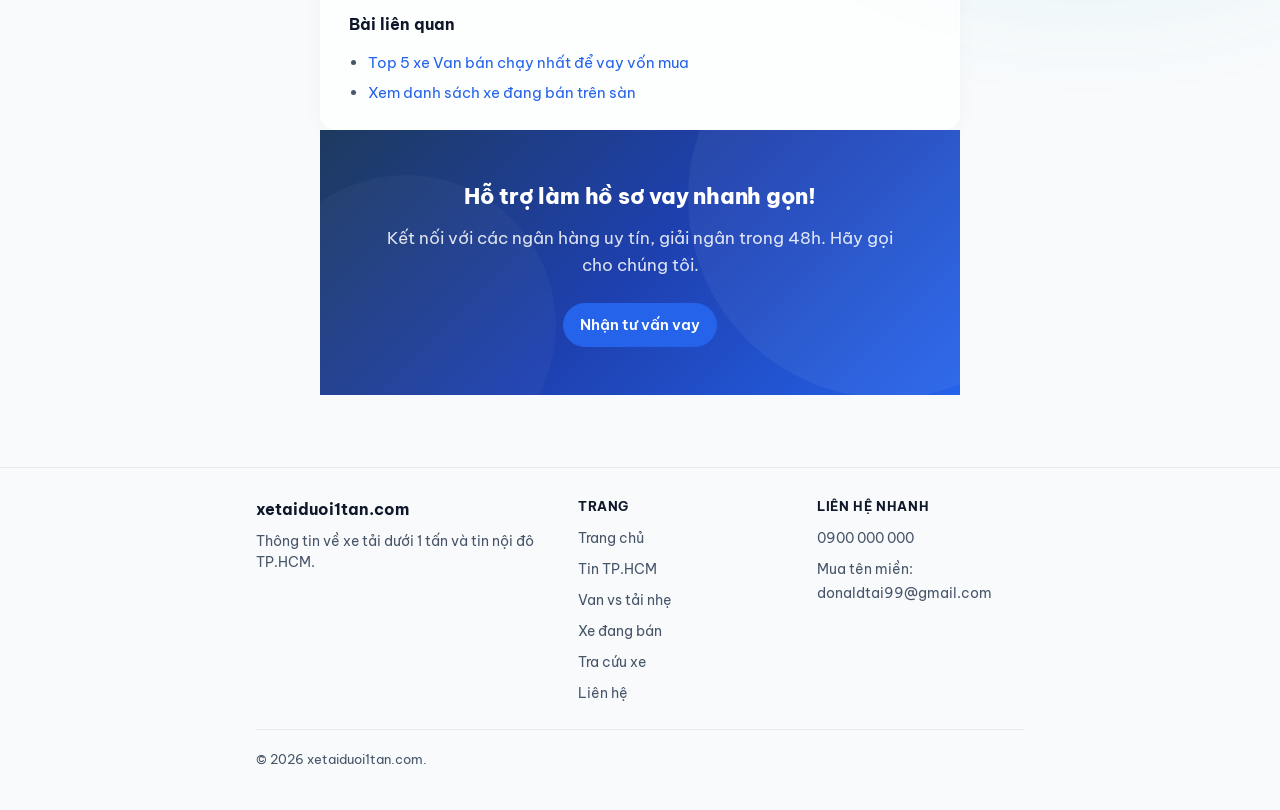
<file: tin-tuc/huong-dan-mua-xe-van-tra-gop.html>
<!DOCTYPE html>
<html lang="vi">
<head>
  <meta charset="UTF-8" />
  <meta name="viewport" content="width=device-width, initial-scale=1.0" />
  <meta name="robots" content="index, follow" />
  <meta name="description" content="Hướng dẫn chi tiết thủ tục, lãi suất và kinh nghiệm mua xe tải Van trả góp năm 2026 cho cá nhân và doanh nghiệp kinh doanh vận tải." />
  <link rel="canonical" href="https://www.xetaiduoi1tan.com/tin-tuc/huong-dan-mua-xe-van-tra-gop.html" />
  <title>Hướng Dẫn Mua Xe Van Trả Góp Chi Tiết Nhất 2026 | xetaiduoi1tan.com</title>
  <link rel="icon" href="../favicon.svg" type="image/svg+xml" />
  <meta property="og:type" content="article" />
  <meta property="og:locale" content="vi_VN" />
  <meta property="og:url" content="https://www.xetaiduoi1tan.com/tin-tuc/huong-dan-mua-xe-van-tra-gop.html" />
  <meta property="og:site_name" content="xetaiduoi1tan.com" />
  <meta property="og:title" content="Hướng Dẫn Mua Xe Van Trả Góp Chi Tiết Nhất 2026" />
  <meta property="og:description" content="Kinh nghiệm, thủ tục và mức lãi suất vay mua xe tải Van trả góp." />
  <meta name="twitter:card" content="summary" />
  <meta name="twitter:title" content="Hướng Dẫn Mua Xe Van Trả Góp 2026 | xetaiduoi1tan.com" />
  <link rel="preconnect" href="https://fonts.googleapis.com" />
  <link rel="preconnect" href="https://fonts.gstatic.com" crossorigin />
  <link href="https://fonts.googleapis.com/css2?family=Be+Vietnam+Pro:wght@400;600;700&display=swap" rel="stylesheet" />
  <link rel="stylesheet" href="/assets/css/styles.css" />
  <script type="application/ld+json">
  {"@context":"https://schema.org","@graph":[{"@type":"WebSite","@id":"https://www.xetaiduoi1tan.com/#website","url":"https://www.xetaiduoi1tan.com/"},{"@type":"Article","headline":"Hướng Dẫn Mua Xe Van Trả Góp Chi Tiết Nhất 2026","description":"Kinh nghiệm, thủ tục và mức lãi suất vay mua xe tải Van trả góp.","url":"https://www.xetaiduoi1tan.com/tin-tuc/huong-dan-mua-xe-van-tra-gop.html","author":{"@type":"Organization","name":"xetaiduoi1tan.com"}}]}
  </script>
</head>
<body>
  <a class="skip-link" href="#main-content">Bỏ qua điều hướng</a>
  <header class="site-header">
    <div class="inner site-header__inner">
      <div class="brand-wrap">
        <a class="brand" href="../index.html">Xe tải <span>&lt; 1 tấn</span></a>
        <p class="brand-tag">Tin nội đô TP.HCM · xe đang bán · liên hệ</p>
      </div>
      <button type="button" class="nav-toggle" aria-expanded="false" aria-controls="nav-panel">Menu</button>
      <a class="btn btn--line btn--sm header-cta" href="tel:+84900000000">📞 Gọi ngay</a>
      <div id="nav-panel" class="nav-panel">
        <nav class="nav" aria-label="Chính">
          <a href="../index.html">Trang chủ</a>
          <a href="xe-tai-tren-mot-tan-noi-do-tphcm-6h-22h.html" aria-current="page">Tin TP.HCM</a>
          <a href="../xe-dang-ban.html">Xe đang bán</a>
          <a href="../so-sanh-van-vs-xe-tai-nhe.html">So sánh</a>
          <a href="../tra_cuu_xe.html">Tra cứu xe</a>
          <a href="../lien-he.html">Liên hệ</a>
        </nav>
      </div>
    </div>
  </header>

  <main id="main-content" class="inner inner--narrow page-main">
    <nav class="breadcrumb" aria-label="Breadcrumb">
      <a href="../index.html">Trang chủ</a>
      <span aria-hidden="true"> / </span>
      <span class="breadcrumb-current">Hướng dẫn mua bán</span>
    </nav>

    <article class="prose fade-in">
      <header class="article-head">
        <h1>Hướng Dẫn Mua Xe Van Trả Góp Chi Tiết Nhất 2026</h1>
        <p class="meta">Cập nhật: 15/05/2026</p>
      </header>

      <p class="lede">Thay vì phải dồn một khoản vốn lớn ban đầu, việc mua xe Van trả góp giúp bạn nhanh chóng có phương tiện kinh doanh sinh lời với chi phí trả trước chỉ từ 70 - 100 triệu đồng.</p>

      <h2>1. Điều kiện và thủ tục mua trả góp</h2>
      <p>Thủ tục hiện nay đã được các ngân hàng và công ty tài chính tinh gọn rất nhiều.</p>
      <ul>
        <li><strong>Đối với cá nhân:</strong> Chỉ cần CCCD gắn chip, giấy xác nhận tình trạng hôn nhân, và sao kê bảng lương hoặc hợp đồng cho thuê nhà/đất (để chứng minh thu nhập).</li>
        <li><strong>Đối với doanh nghiệp:</strong> Cần Giấy phép kinh doanh, báo cáo tài chính 1-2 năm gần nhất, và sao kê tài khoản doanh nghiệp.</li>
      </ul>

      <h2>2. Mức vay tối đa và Lãi suất (Tham khảo)</h2>
      <p>Thông thường, các ngân hàng sẽ hỗ trợ vay từ <strong>70% đến 80%</strong> giá trị xe (trên hóa đơn). Thời gian vay linh hoạt từ 3 đến 7 năm.</p>
      <p>Lãi suất vay ưu đãi trong 6-12 tháng đầu dao động khoảng <strong>7.5% - 8.5%/năm</strong>. Sau thời gian ưu đãi, lãi suất sẽ thả nổi theo biên độ (khoảng 10-12%/năm tùy ngân hàng).</p>

      <h2>3. Bài toán ví dụ: Mua xe Van 300 triệu</h2>
      <p>Giả sử bạn mua một chiếc xe tải Van giá 300 triệu, ngân hàng cho vay 75% (tức 225 triệu) trong thời hạn 5 năm (60 tháng).</p>
      <ul>
        <li>Tiền trả trước (25% + chi phí lăn bánh): Khoảng 95 - 100 triệu VNĐ.</li>
        <li>Tiền gốc trả hàng tháng: 225 triệu / 60 = 3.75 triệu/tháng.</li>
        <li>Tiền lãi tháng cao nhất (tính trên dư nợ ban đầu, lãi 10%/năm): ~ 1.87 triệu/tháng.</li>
      </ul>
      <p><em>=> Mỗi tháng bạn sẽ trả khoảng 5.6 triệu (giảm dần qua các tháng). Đây là một con số hoàn toàn khả thi nếu bạn có nguồn hàng ổn định chở trong nội thành.</em></p>

      <h2>4. Những lưu ý "xương máu"</h2>
      <p>Khi vay mua xe chạy kinh doanh, hãy nhớ:</p>
      <ul>
        <li><strong>Đọc kỹ hợp đồng:</strong> Chú ý mức phí phạt trả nợ trước hạn (thường từ 1% - 3%).</li>
        <li><strong>Bảo hiểm thân vỏ:</strong> Bắt buộc phải mua bảo hiểm vật chất (thân vỏ) trong suốt thời gian vay.</li>
        <li><strong>Không nên vay quá sức:</strong> Hãy đảm bảo số tiền trả góp hàng tháng không vượt quá 50% lợi nhuận thu được từ việc chạy xe.</li>
      </ul>

      <div class="post-related box">
        <h2>Bài liên quan</h2>
        <ul>
          <li><a href="top-5-xe-van-ban-chay-tphcm-2026.html">Top 5 xe Van bán chạy nhất để vay vốn mua</a></li>
          <li><a href="../xe-dang-ban.html">Xem danh sách xe đang bán trên sàn</a></li>
        </ul>
      </div>
    </article>

    <section class="cta-band" aria-label="CTA">
      <div class="cta-band__inner">
        <h2 class="cta-band__title">Hỗ trợ làm hồ sơ vay nhanh gọn!</h2>
        <p class="cta-band__text">Kết nối với các ngân hàng uy tín, giải ngân trong 48h. Hãy gọi cho chúng tôi.</p>
        <p class="actions">
          <a class="btn btn--solid" href="../lien-he.html">Nhận tư vấn vay</a>
        </p>
      </div>
    </section>
  </main>

  <footer class="site-footer">
    <!-- Same footer -->
    <div class="inner footer-grid">
      <div>
        <p class="footer-brand"><strong>xetaiduoi1tan.com</strong></p>
        <p class="footer-desc">Thông tin về xe tải dưới 1 tấn và tin nội đô TP.HCM.</p>
      </div>
      <div>
        <p class="footer-title">Trang</p>
        <ul class="footer-list">
          <li><a href="../index.html">Trang chủ</a></li>
          <li><a href="xe-tai-tren-mot-tan-noi-do-tphcm-6h-22h.html">Tin TP.HCM</a></li>
          <li><a href="../so-sanh-van-vs-xe-tai-nhe.html">Van vs tải nhẹ</a></li>
          <li><a href="../xe-dang-ban.html">Xe đang bán</a></li>
          <li><a href="../tra_cuu_xe.html">Tra cứu xe</a></li>
          <li><a href="../lien-he.html">Liên hệ</a></li>
        </ul>
      </div>
      <div>
        <p class="footer-title">Liên hệ nhanh</p>
        <ul class="footer-list">
          <li><a href="tel:+84900000000">0900 000 000</a></li>
          <li><a href="mailto:donaldtai99@gmail.com">Mua tên miền: donaldtai99@gmail.com</a></li>
        </ul>
      </div>
    </div>
    <div class="inner footer-legal">
      <p>© <span id="y"></span> xetaiduoi1tan.com.</p>
    </div>
  </footer>
  <script defer src="/assets/js/site.js"></script>
  <script>
    document.getElementById("y").textContent = new Date().getFullYear();
  </script>
</body>
</html>
</file>
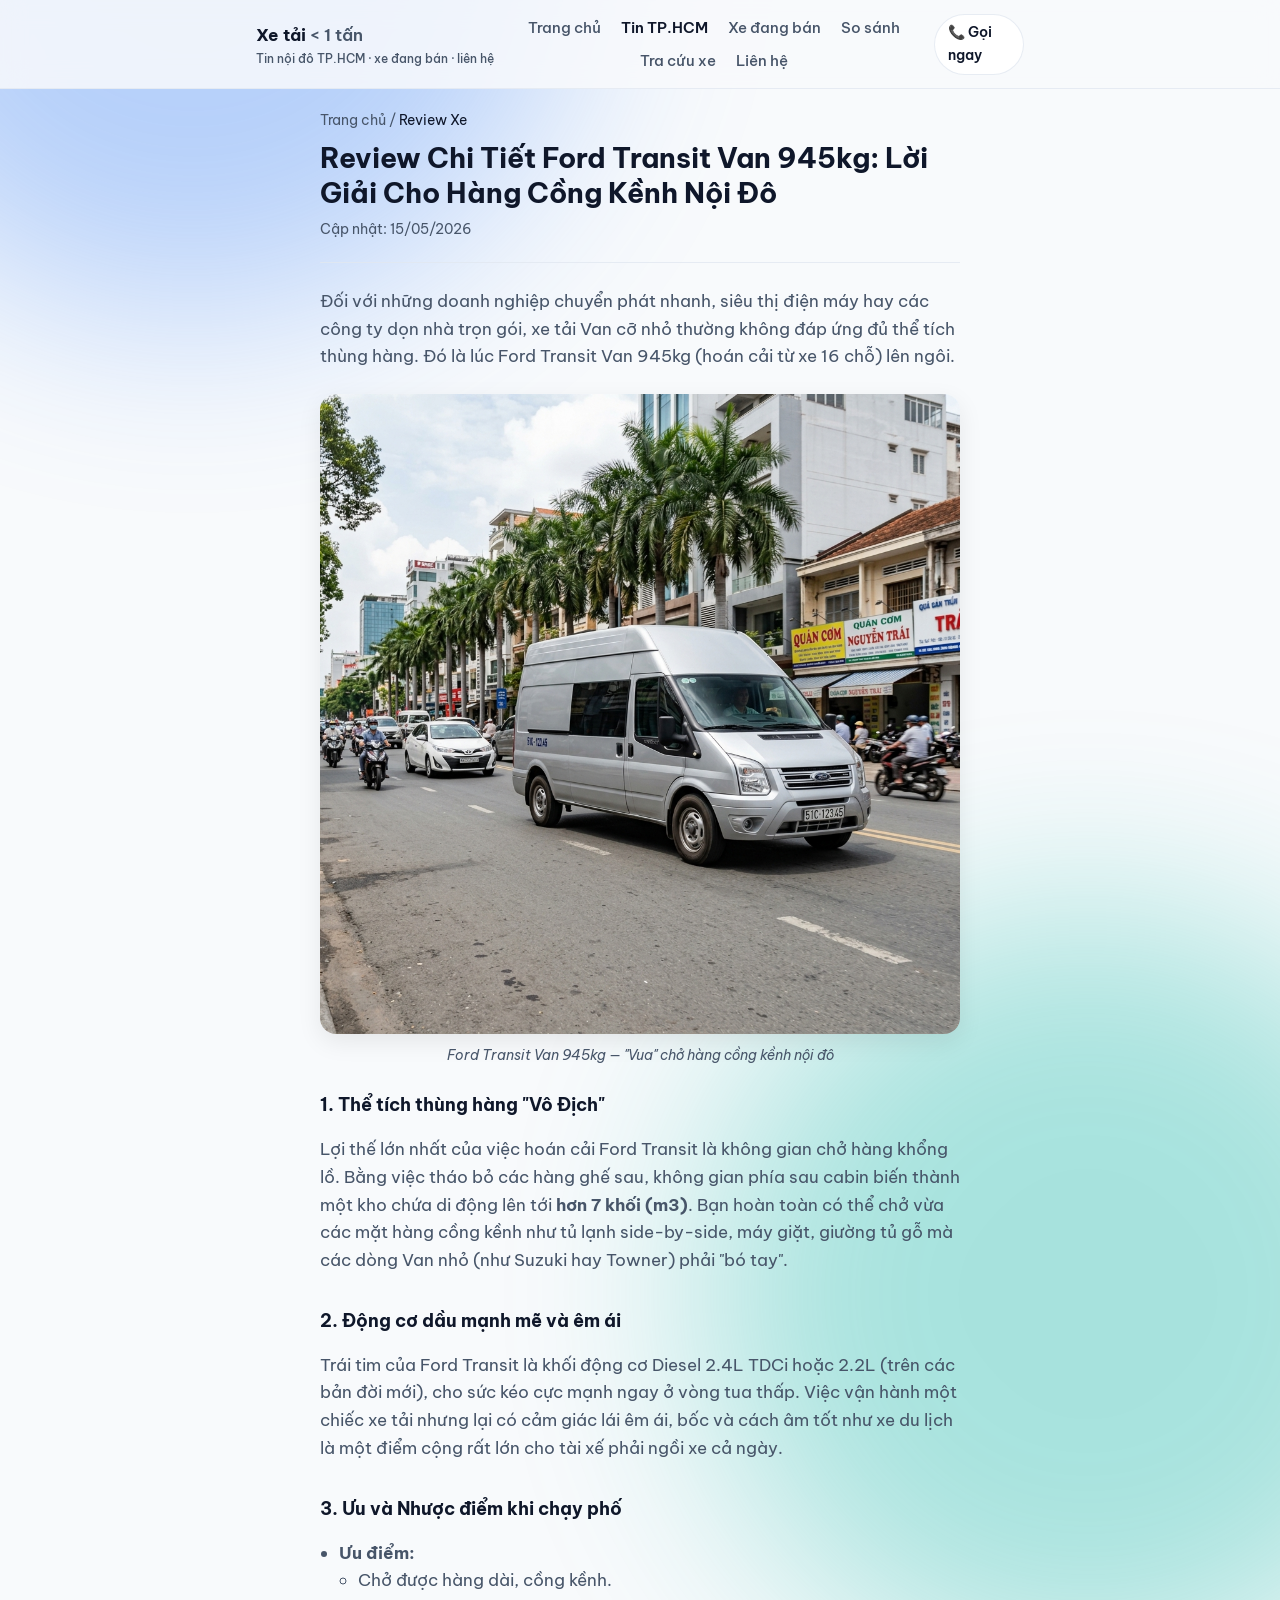
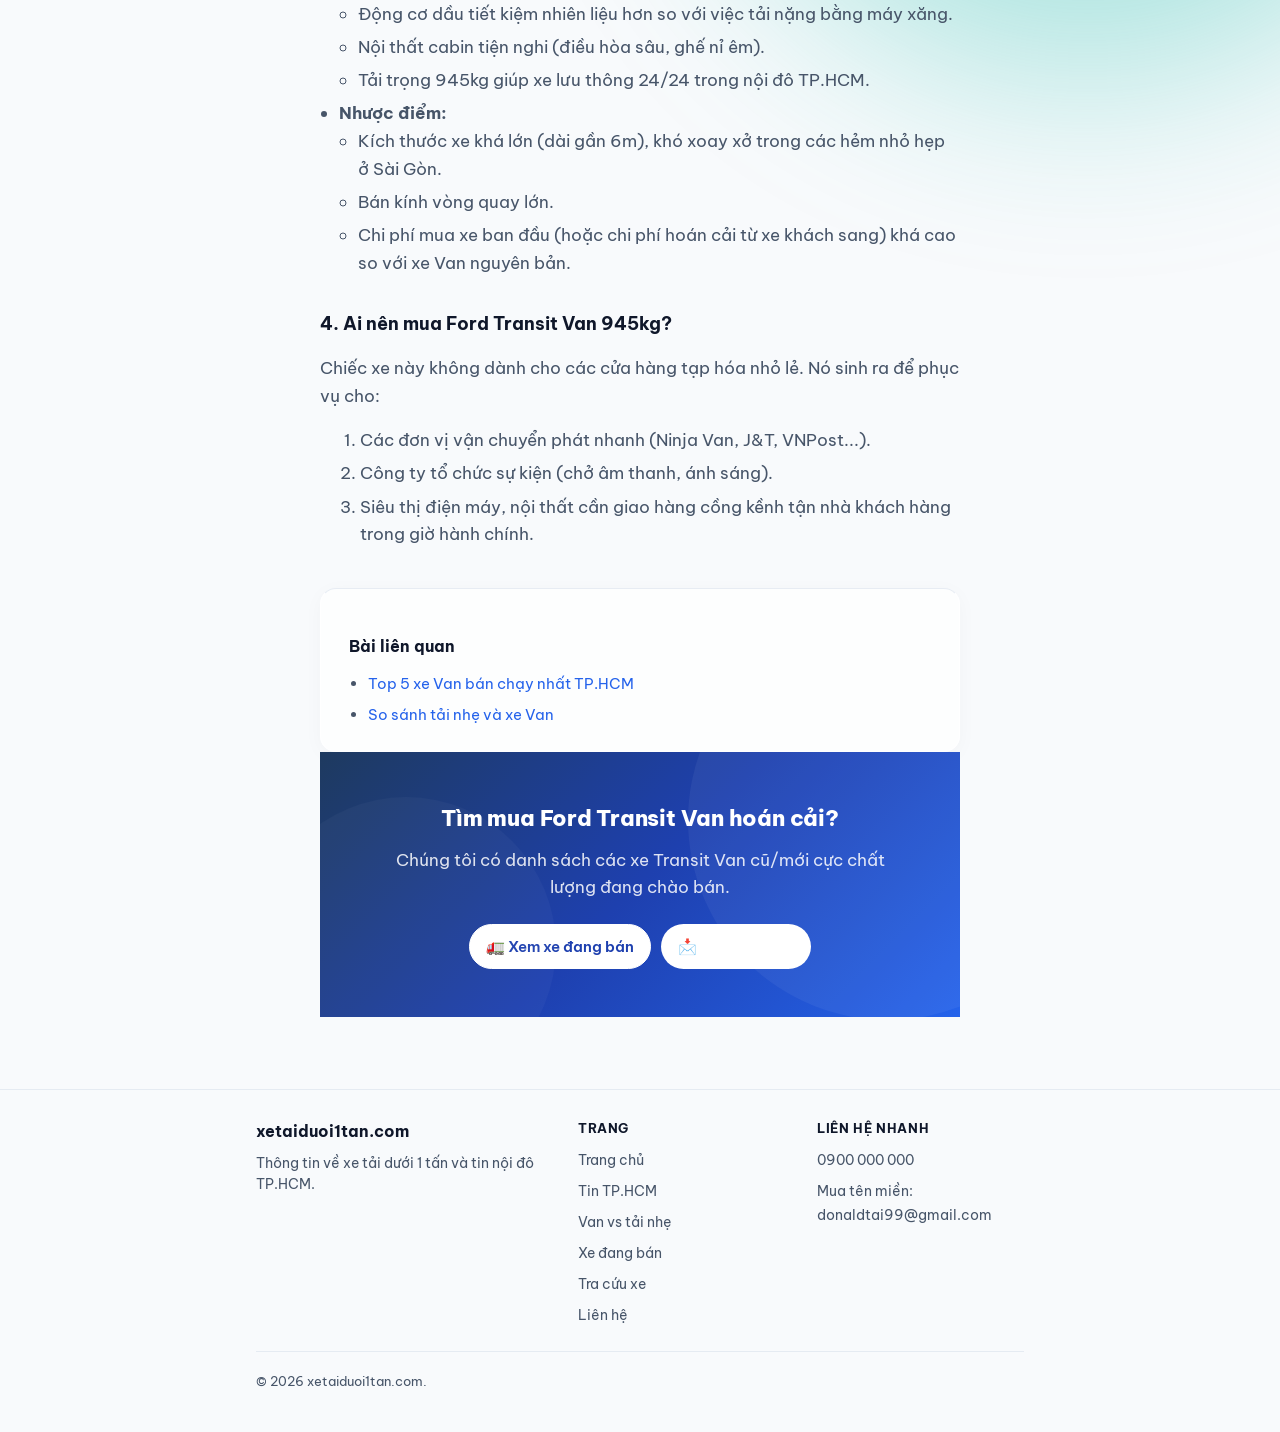
<file: tin-tuc/review-chi-tiet-ford-transit-van-945kg.html>
<!DOCTYPE html>
<html lang="vi">
<head>
  <meta charset="UTF-8" />
  <meta name="viewport" content="width=device-width, initial-scale=1.0" />
  <meta name="robots" content="index, follow" />
  <meta name="description" content="Đánh giá chi tiết ưu nhược điểm của Ford Transit hoán cải thành xe Van 945kg. Giải pháp chở hàng cồng kềnh tối ưu nhất trong nội đô TP.HCM." />
  <link rel="canonical" href="https://www.xetaiduoi1tan.com/tin-tuc/review-chi-tiet-ford-transit-van-945kg.html" />
  <title>Review Ford Transit Van 945kg: Vua Chở Hàng Cồng Kềnh | xetaiduoi1tan.com</title>
  <link rel="icon" href="../favicon.svg" type="image/svg+xml" />
  <meta property="og:type" content="article" />
  <meta property="og:locale" content="vi_VN" />
  <meta property="og:url" content="https://www.xetaiduoi1tan.com/tin-tuc/review-chi-tiet-ford-transit-van-945kg.html" />
  <meta property="og:site_name" content="xetaiduoi1tan.com" />
  <meta property="og:title" content="Review Ford Transit Van 945kg: Vua Chở Hàng Cồng Kềnh" />
  <meta property="og:description" content="Đánh giá chi tiết ưu nhược điểm của Ford Transit hoán cải thành xe Van 945kg." />
  <meta name="twitter:card" content="summary" />
  <meta name="twitter:title" content="Review Ford Transit Van 945kg | xetaiduoi1tan.com" />
  <link rel="preconnect" href="https://fonts.googleapis.com" />
  <link rel="preconnect" href="https://fonts.gstatic.com" crossorigin />
  <link href="https://fonts.googleapis.com/css2?family=Be+Vietnam+Pro:wght@400;600;700&display=swap" rel="stylesheet" />
  <link rel="stylesheet" href="/assets/css/styles.css" />
  <script type="application/ld+json">
  {"@context":"https://schema.org","@graph":[{"@type":"WebSite","@id":"https://www.xetaiduoi1tan.com/#website","url":"https://www.xetaiduoi1tan.com/"},{"@type":"Article","headline":"Review Ford Transit Van 945kg: Vua Chở Hàng Cồng Kềnh","description":"Đánh giá chi tiết ưu nhược điểm của Ford Transit hoán cải thành xe Van 945kg.","url":"https://www.xetaiduoi1tan.com/tin-tuc/review-chi-tiet-ford-transit-van-945kg.html","author":{"@type":"Organization","name":"xetaiduoi1tan.com"}}]}
  </script>
</head>
<body>
  <a class="skip-link" href="#main-content">Bỏ qua điều hướng</a>
  <header class="site-header">
    <div class="inner site-header__inner">
      <div class="brand-wrap">
        <a class="brand" href="../index.html">Xe tải <span>&lt; 1 tấn</span></a>
        <p class="brand-tag">Tin nội đô TP.HCM · xe đang bán · liên hệ</p>
      </div>
      <button type="button" class="nav-toggle" aria-expanded="false" aria-controls="nav-panel">Menu</button>
      <a class="btn btn--line btn--sm header-cta" href="tel:+84900000000">📞 Gọi ngay</a>
      <div id="nav-panel" class="nav-panel">
        <nav class="nav" aria-label="Chính">
          <a href="../index.html">Trang chủ</a>
          <a href="xe-tai-tren-mot-tan-noi-do-tphcm-6h-22h.html" aria-current="page">Tin TP.HCM</a>
          <a href="../xe-dang-ban.html">Xe đang bán</a>
          <a href="../so-sanh-van-vs-xe-tai-nhe.html">So sánh</a>
          <a href="../tra_cuu_xe.html">Tra cứu xe</a>
          <a href="../lien-he.html">Liên hệ</a>
        </nav>
      </div>
    </div>
  </header>

  <main id="main-content" class="inner inner--narrow page-main">
    <nav class="breadcrumb" aria-label="Breadcrumb">
      <a href="../index.html">Trang chủ</a>
      <span aria-hidden="true"> / </span>
      <span class="breadcrumb-current">Review Xe</span>
    </nav>

    <article class="prose fade-in">
      <header class="article-head">
        <h1>Review Chi Tiết Ford Transit Van 945kg: Lời Giải Cho Hàng Cồng Kềnh Nội Đô</h1>
        <p class="meta">Cập nhật: 15/05/2026</p>
      </header>

      <p class="lede">Đối với những doanh nghiệp chuyển phát nhanh, siêu thị điện máy hay các công ty dọn nhà trọn gói, xe tải Van cỡ nhỏ thường không đáp ứng đủ thể tích thùng hàng. Đó là lúc Ford Transit Van 945kg (hoán cải từ xe 16 chỗ) lên ngôi.</p>

      <figure class="article-img">
        <img src="/assets/images/ford-transit-van.png" alt="Ford Transit Van bạc chạy trên đại lộ TP.HCM" loading="lazy" width="800" height="600" />
        <figcaption>Ford Transit Van 945kg — "Vua" chở hàng cồng kềnh nội đô</figcaption>
      </figure>

      <h2>1. Thể tích thùng hàng "Vô Địch"</h2>
      <p>Lợi thế lớn nhất của việc hoán cải Ford Transit là không gian chở hàng khổng lồ. Bằng việc tháo bỏ các hàng ghế sau, không gian phía sau cabin biến thành một kho chứa di động lên tới <strong>hơn 7 khối (m3)</strong>. Bạn hoàn toàn có thể chở vừa các mặt hàng cồng kềnh như tủ lạnh side-by-side, máy giặt, giường tủ gỗ mà các dòng Van nhỏ (như Suzuki hay Towner) phải "bó tay".</p>

      <h2>2. Động cơ dầu mạnh mẽ và êm ái</h2>
      <p>Trái tim của Ford Transit là khối động cơ Diesel 2.4L TDCi hoặc 2.2L (trên các bản đời mới), cho sức kéo cực mạnh ngay ở vòng tua thấp. Việc vận hành một chiếc xe tải nhưng lại có cảm giác lái êm ái, bốc và cách âm tốt như xe du lịch là một điểm cộng rất lớn cho tài xế phải ngồi xe cả ngày.</p>

      <h2>3. Ưu và Nhược điểm khi chạy phố</h2>
      <ul>
        <li><strong>Ưu điểm:</strong>
          <ul>
            <li>Chở được hàng dài, cồng kềnh.</li>
            <li>Động cơ dầu tiết kiệm nhiên liệu hơn so với việc tải nặng bằng máy xăng.</li>
            <li>Nội thất cabin tiện nghi (điều hòa sâu, ghế nỉ êm).</li>
            <li>Tải trọng 945kg giúp xe lưu thông 24/24 trong nội đô TP.HCM.</li>
          </ul>
        </li>
        <li><strong>Nhược điểm:</strong>
          <ul>
            <li>Kích thước xe khá lớn (dài gần 6m), khó xoay xở trong các hẻm nhỏ hẹp ở Sài Gòn.</li>
            <li>Bán kính vòng quay lớn.</li>
            <li>Chi phí mua xe ban đầu (hoặc chi phí hoán cải từ xe khách sang) khá cao so với xe Van nguyên bản.</li>
          </ul>
        </li>
      </ul>

      <h2>4. Ai nên mua Ford Transit Van 945kg?</h2>
      <p>Chiếc xe này không dành cho các cửa hàng tạp hóa nhỏ lẻ. Nó sinh ra để phục vụ cho:</p>
      <ol>
        <li>Các đơn vị vận chuyển phát nhanh (Ninja Van, J&T, VNPost...).</li>
        <li>Công ty tổ chức sự kiện (chở âm thanh, ánh sáng).</li>
        <li>Siêu thị điện máy, nội thất cần giao hàng cồng kềnh tận nhà khách hàng trong giờ hành chính.</li>
      </ol>

      <div class="post-related box">
        <h2>Bài liên quan</h2>
        <ul>
          <li><a href="top-5-xe-van-ban-chay-tphcm-2026.html">Top 5 xe Van bán chạy nhất TP.HCM</a></li>
          <li><a href="../so-sanh-van-vs-xe-tai-nhe.html">So sánh tải nhẹ và xe Van</a></li>
        </ul>
      </div>
    </article>

    <section class="cta-band" aria-label="CTA">
      <div class="cta-band__inner">
        <h2 class="cta-band__title">Tìm mua Ford Transit Van hoán cải?</h2>
        <p class="cta-band__text">Chúng tôi có danh sách các xe Transit Van cũ/mới cực chất lượng đang chào bán.</p>
        <p class="actions">
          <a class="btn btn--solid" href="../xe-dang-ban.html" style="background:#fff;color:#1e40af;border-color:#fff;">🚛 Xem xe đang bán</a>
          <a class="btn btn--line" href="../lien-he.html" style="border-color:rgba(255,255,255,0.4);color:#fff;">📩 Liên hệ ngay</a>
        </p>
      </div>
    </section>
  </main>

  <footer class="site-footer">
    <div class="inner footer-grid">
      <div>
        <p class="footer-brand"><strong>xetaiduoi1tan.com</strong></p>
        <p class="footer-desc">Thông tin về xe tải dưới 1 tấn và tin nội đô TP.HCM.</p>
      </div>
      <div>
        <p class="footer-title">Trang</p>
        <ul class="footer-list">
          <li><a href="../index.html">Trang chủ</a></li>
          <li><a href="xe-tai-tren-mot-tan-noi-do-tphcm-6h-22h.html">Tin TP.HCM</a></li>
          <li><a href="../so-sanh-van-vs-xe-tai-nhe.html">Van vs tải nhẹ</a></li>
          <li><a href="../xe-dang-ban.html">Xe đang bán</a></li>
          <li><a href="../tra_cuu_xe.html">Tra cứu xe</a></li>
          <li><a href="../lien-he.html">Liên hệ</a></li>
        </ul>
      </div>
      <div>
        <p class="footer-title">Liên hệ nhanh</p>
        <ul class="footer-list">
          <li><a href="tel:+84900000000">0900 000 000</a></li>
          <li><a href="mailto:donaldtai99@gmail.com">Mua tên miền: donaldtai99@gmail.com</a></li>
        </ul>
      </div>
    </div>
    <div class="inner footer-legal">
      <p>© <span id="y"></span> xetaiduoi1tan.com.</p>
    </div>
  </footer>
  <script defer src="/assets/js/site.js"></script>
  <script>
    document.getElementById("y").textContent = new Date().getFullYear();
  </script>
</body>
</html>
</file>
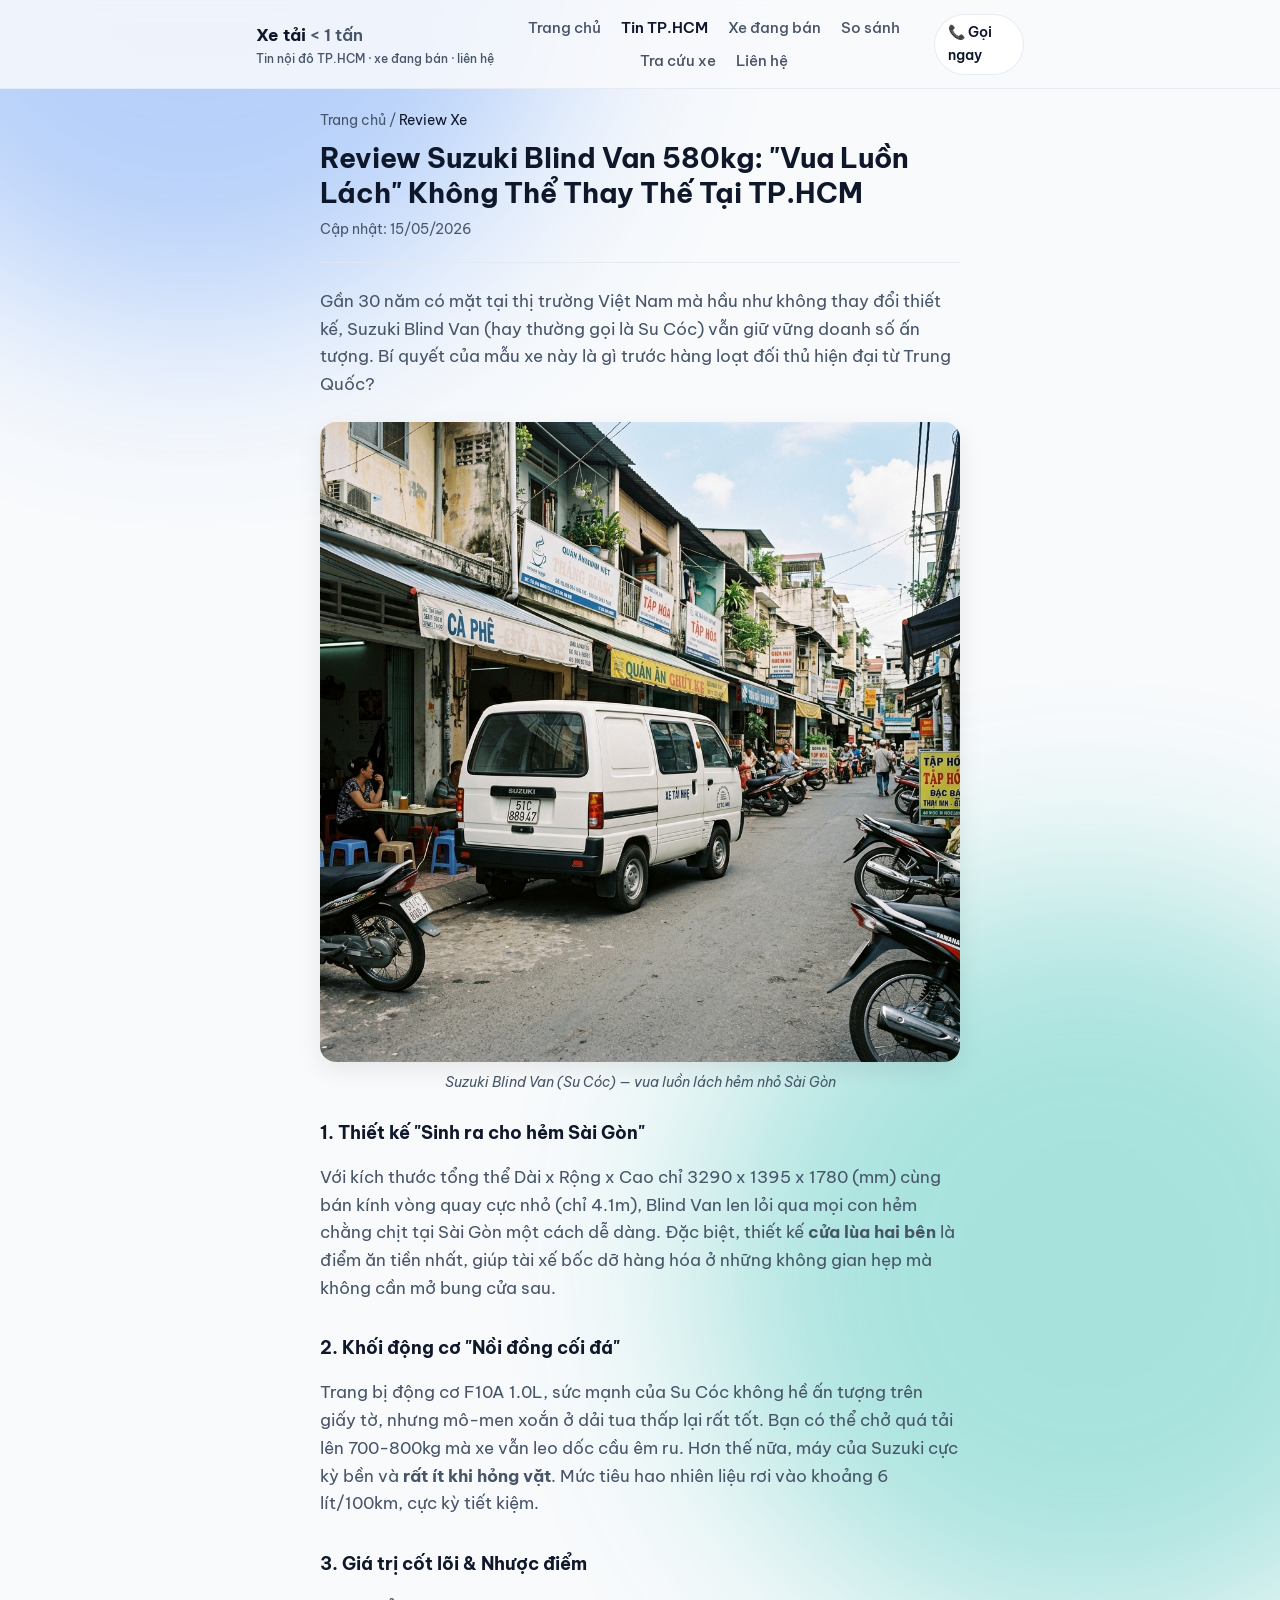
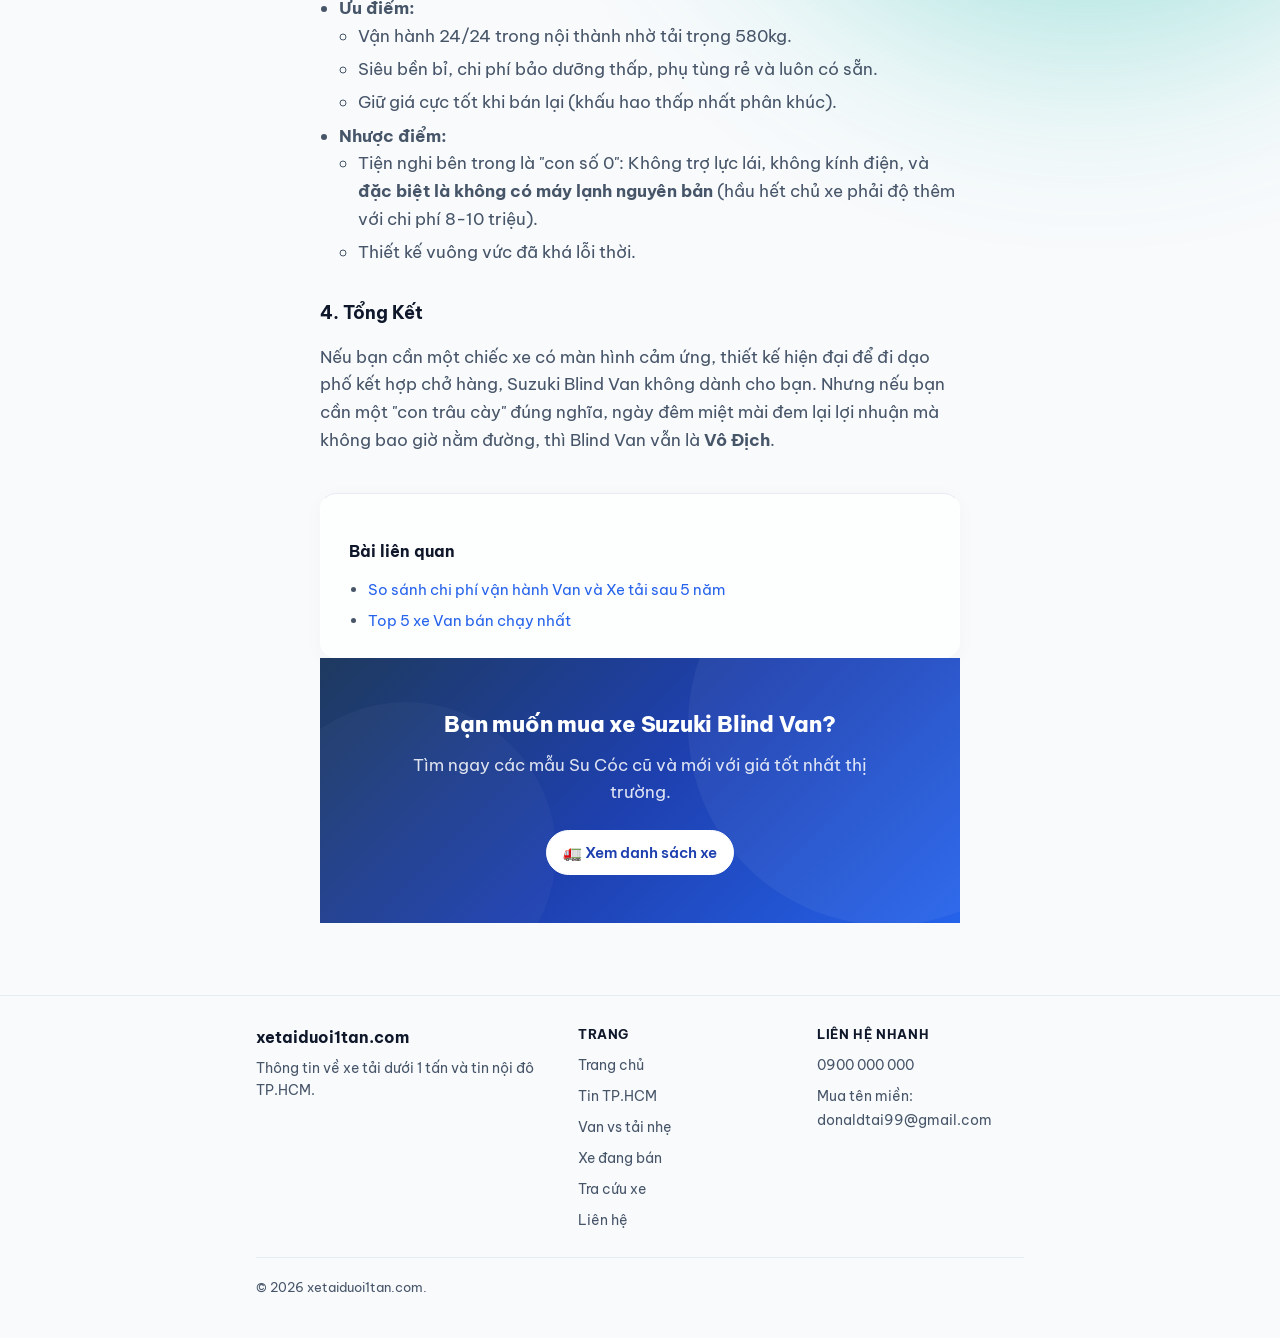
<file: tin-tuc/review-suzuki-blind-van-850kg-vua-tiet-kiem.html>
<!DOCTYPE html>
<html lang="vi">
<head>
  <meta charset="UTF-8" />
  <meta name="viewport" content="width=device-width, initial-scale=1.0" />
  <meta name="robots" content="index, follow" />
  <meta name="description" content="Khám phá lý do Suzuki Blind Van (Su Cóc) 580kg vẫn là mẫu xe tải Van được săn đón nhất tại TP.HCM. Bền bỉ, tiết kiệm và luồn lách mọi ngõ hẻm." />
  <link rel="canonical" href="https://www.xetaiduoi1tan.com/tin-tuc/review-suzuki-blind-van-850kg-vua-tiet-kiem.html" />
  <title>Review Suzuki Blind Van 580kg: "Vua Luồn Lách" TP.HCM | xetaiduoi1tan.com</title>
  <link rel="icon" href="../favicon.svg" type="image/svg+xml" />
  <meta property="og:type" content="article" />
  <meta property="og:locale" content="vi_VN" />
  <meta property="og:url" content="https://www.xetaiduoi1tan.com/tin-tuc/review-suzuki-blind-van-850kg-vua-tiet-kiem.html" />
  <meta property="og:site_name" content="xetaiduoi1tan.com" />
  <meta property="og:title" content="Review Suzuki Blind Van 580kg: Vua Luồn Lách Tại Sài Gòn" />
  <meta property="og:description" content="Chiếc xe Van nhỏ gọn, bền bỉ và giữ giá nhất phân khúc tải nhẹ." />
  <meta name="twitter:card" content="summary" />
  <meta name="twitter:title" content="Review Suzuki Blind Van | xetaiduoi1tan.com" />
  <link rel="preconnect" href="https://fonts.googleapis.com" />
  <link rel="preconnect" href="https://fonts.gstatic.com" crossorigin />
  <link href="https://fonts.googleapis.com/css2?family=Be+Vietnam+Pro:wght@400;600;700&display=swap" rel="stylesheet" />
  <link rel="stylesheet" href="/assets/css/styles.css" />
  <script type="application/ld+json">
  {"@context":"https://schema.org","@graph":[{"@type":"WebSite","@id":"https://www.xetaiduoi1tan.com/#website","url":"https://www.xetaiduoi1tan.com/"},{"@type":"Article","headline":"Review Suzuki Blind Van 580kg: Vua Luồn Lách Tại Sài Gòn","description":"Khám phá lý do Suzuki Blind Van vẫn là mẫu xe được săn đón nhất tại TP.HCM.","url":"https://www.xetaiduoi1tan.com/tin-tuc/review-suzuki-blind-van-850kg-vua-tiet-kiem.html","author":{"@type":"Organization","name":"xetaiduoi1tan.com"}}]}
  </script>
</head>
<body>
  <a class="skip-link" href="#main-content">Bỏ qua điều hướng</a>
  <header class="site-header">
    <div class="inner site-header__inner">
      <div class="brand-wrap">
        <a class="brand" href="../index.html">Xe tải <span>&lt; 1 tấn</span></a>
        <p class="brand-tag">Tin nội đô TP.HCM · xe đang bán · liên hệ</p>
      </div>
      <button type="button" class="nav-toggle" aria-expanded="false" aria-controls="nav-panel">Menu</button>
      <a class="btn btn--line btn--sm header-cta" href="tel:+84900000000">📞 Gọi ngay</a>
      <div id="nav-panel" class="nav-panel">
        <nav class="nav" aria-label="Chính">
          <a href="../index.html">Trang chủ</a>
          <a href="xe-tai-tren-mot-tan-noi-do-tphcm-6h-22h.html" aria-current="page">Tin TP.HCM</a>
          <a href="../xe-dang-ban.html">Xe đang bán</a>
          <a href="../so-sanh-van-vs-xe-tai-nhe.html">So sánh</a>
          <a href="../tra_cuu_xe.html">Tra cứu xe</a>
          <a href="../lien-he.html">Liên hệ</a>
        </nav>
      </div>
    </div>
  </header>

  <main id="main-content" class="inner inner--narrow page-main">
    <nav class="breadcrumb" aria-label="Breadcrumb">
      <a href="../index.html">Trang chủ</a>
      <span aria-hidden="true"> / </span>
      <span class="breadcrumb-current">Review Xe</span>
    </nav>

    <article class="prose fade-in">
      <header class="article-head">
        <h1>Review Suzuki Blind Van 580kg: "Vua Luồn Lách" Không Thể Thay Thế Tại TP.HCM</h1>
        <p class="meta">Cập nhật: 15/05/2026</p>
      </header>

      <p class="lede">Gần 30 năm có mặt tại thị trường Việt Nam mà hầu như không thay đổi thiết kế, Suzuki Blind Van (hay thường gọi là Su Cóc) vẫn giữ vững doanh số ấn tượng. Bí quyết của mẫu xe này là gì trước hàng loạt đối thủ hiện đại từ Trung Quốc?</p>

      <figure class="article-img">
        <img src="/assets/images/suzuki-blind-van.png" alt="Suzuki Blind Van trắng trong hẻm nhỏ TP.HCM" loading="lazy" width="800" height="600" />
        <figcaption>Suzuki Blind Van (Su Cóc) — vua luồn lách hẻm nhỏ Sài Gòn</figcaption>
      </figure>

      <h2>1. Thiết kế "Sinh ra cho hẻm Sài Gòn"</h2>
      <p>Với kích thước tổng thể Dài x Rộng x Cao chỉ 3290 x 1395 x 1780 (mm) cùng bán kính vòng quay cực nhỏ (chỉ 4.1m), Blind Van len lỏi qua mọi con hẻm chằng chịt tại Sài Gòn một cách dễ dàng. Đặc biệt, thiết kế <strong>cửa lùa hai bên</strong> là điểm ăn tiền nhất, giúp tài xế bốc dỡ hàng hóa ở những không gian hẹp mà không cần mở bung cửa sau.</p>

      <h2>2. Khối động cơ "Nồi đồng cối đá"</h2>
      <p>Trang bị động cơ F10A 1.0L, sức mạnh của Su Cóc không hề ấn tượng trên giấy tờ, nhưng mô-men xoắn ở dải tua thấp lại rất tốt. Bạn có thể chở quá tải lên 700-800kg mà xe vẫn leo dốc cầu êm ru. Hơn thế nữa, máy của Suzuki cực kỳ bền và <strong>rất ít khi hỏng vặt</strong>. Mức tiêu hao nhiên liệu rơi vào khoảng 6 lít/100km, cực kỳ tiết kiệm.</p>

      <h2>3. Giá trị cốt lõi & Nhược điểm</h2>
      <ul>
        <li><strong>Ưu điểm:</strong>
          <ul>
            <li>Vận hành 24/24 trong nội thành nhờ tải trọng 580kg.</li>
            <li>Siêu bền bỉ, chi phí bảo dưỡng thấp, phụ tùng rẻ và luôn có sẵn.</li>
            <li>Giữ giá cực tốt khi bán lại (khấu hao thấp nhất phân khúc).</li>
          </ul>
        </li>
        <li><strong>Nhược điểm:</strong>
          <ul>
            <li>Tiện nghi bên trong là "con số 0": Không trợ lực lái, không kính điện, và <strong>đặc biệt là không có máy lạnh nguyên bản</strong> (hầu hết chủ xe phải độ thêm với chi phí 8-10 triệu).</li>
            <li>Thiết kế vuông vức đã khá lỗi thời.</li>
          </ul>
        </li>
      </ul>

      <h2>4. Tổng Kết</h2>
      <p>Nếu bạn cần một chiếc xe có màn hình cảm ứng, thiết kế hiện đại để đi dạo phố kết hợp chở hàng, Suzuki Blind Van không dành cho bạn. Nhưng nếu bạn cần một "con trâu cày" đúng nghĩa, ngày đêm miệt mài đem lại lợi nhuận mà không bao giờ nằm đường, thì Blind Van vẫn là <strong>Vô Địch</strong>.</p>

      <div class="post-related box">
        <h2>Bài liên quan</h2>
        <ul>
          <li><a href="chi-phi-van-hanh-xe-van-vs-xe-tai-5-nam.html">So sánh chi phí vận hành Van và Xe tải sau 5 năm</a></li>
          <li><a href="top-5-xe-van-ban-chay-tphcm-2026.html">Top 5 xe Van bán chạy nhất</a></li>
        </ul>
      </div>
    </article>

    <section class="cta-band" aria-label="CTA">
      <div class="cta-band__inner">
        <h2 class="cta-band__title">Bạn muốn mua xe Suzuki Blind Van?</h2>
        <p class="cta-band__text">Tìm ngay các mẫu Su Cóc cũ và mới với giá tốt nhất thị trường.</p>
        <p class="actions">
          <a class="btn btn--solid" href="../xe-dang-ban.html" style="background:#fff;color:#1e40af;border-color:#fff;">🚛 Xem danh sách xe</a>
        </p>
      </div>
    </section>
  </main>

  <footer class="site-footer">
    <div class="inner footer-grid">
      <!-- ... -->
      <div>
        <p class="footer-brand"><strong>xetaiduoi1tan.com</strong></p>
        <p class="footer-desc">Thông tin về xe tải dưới 1 tấn và tin nội đô TP.HCM.</p>
      </div>
      <div>
        <p class="footer-title">Trang</p>
        <ul class="footer-list">
          <li><a href="../index.html">Trang chủ</a></li>
          <li><a href="xe-tai-tren-mot-tan-noi-do-tphcm-6h-22h.html">Tin TP.HCM</a></li>
          <li><a href="../so-sanh-van-vs-xe-tai-nhe.html">Van vs tải nhẹ</a></li>
          <li><a href="../xe-dang-ban.html">Xe đang bán</a></li>
          <li><a href="../tra_cuu_xe.html">Tra cứu xe</a></li>
          <li><a href="../lien-he.html">Liên hệ</a></li>
        </ul>
      </div>
      <div>
        <p class="footer-title">Liên hệ nhanh</p>
        <ul class="footer-list">
          <li><a href="tel:+84900000000">0900 000 000</a></li>
          <li><a href="mailto:donaldtai99@gmail.com">Mua tên miền: donaldtai99@gmail.com</a></li>
        </ul>
      </div>
    </div>
    <div class="inner footer-legal">
      <p>© <span id="y"></span> xetaiduoi1tan.com.</p>
    </div>
  </footer>
  <script defer src="/assets/js/site.js"></script>
  <script>
    document.getElementById("y").textContent = new Date().getFullYear();
  </script>
</body>
</html>
</file>
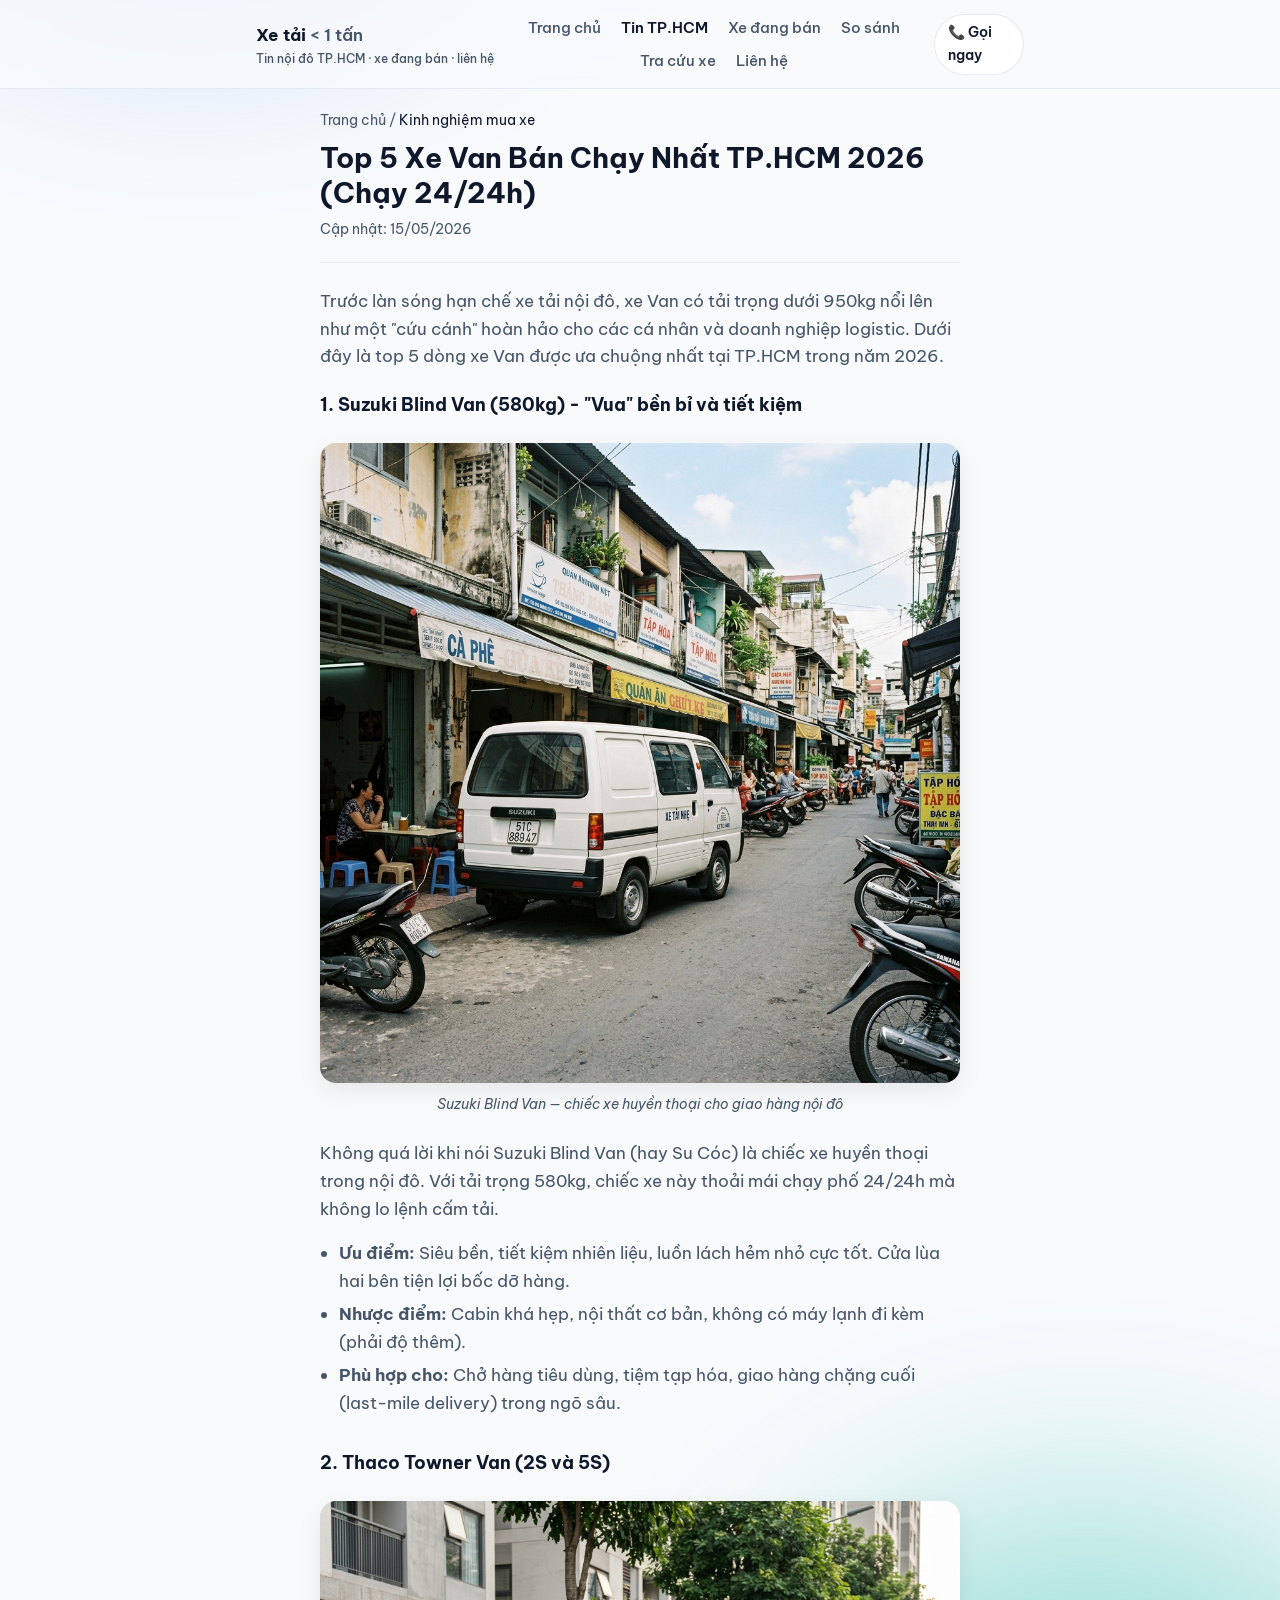
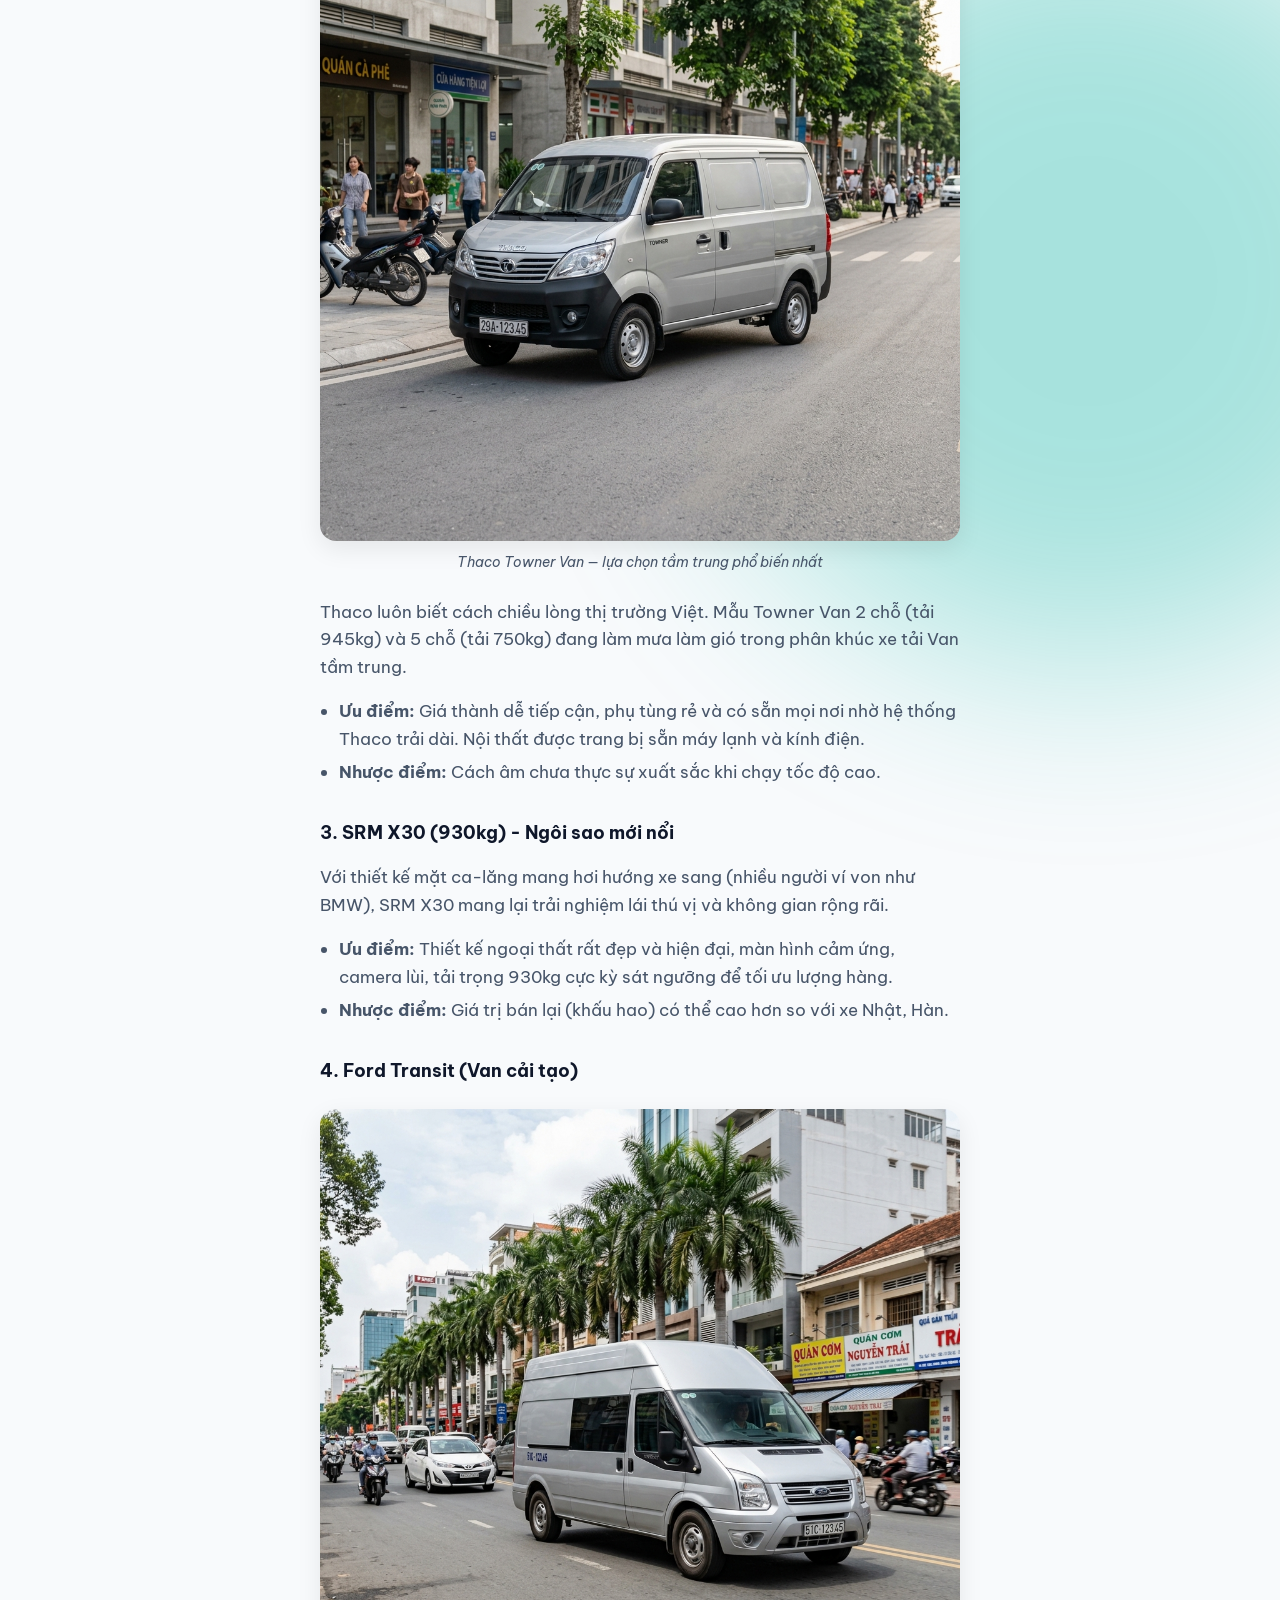
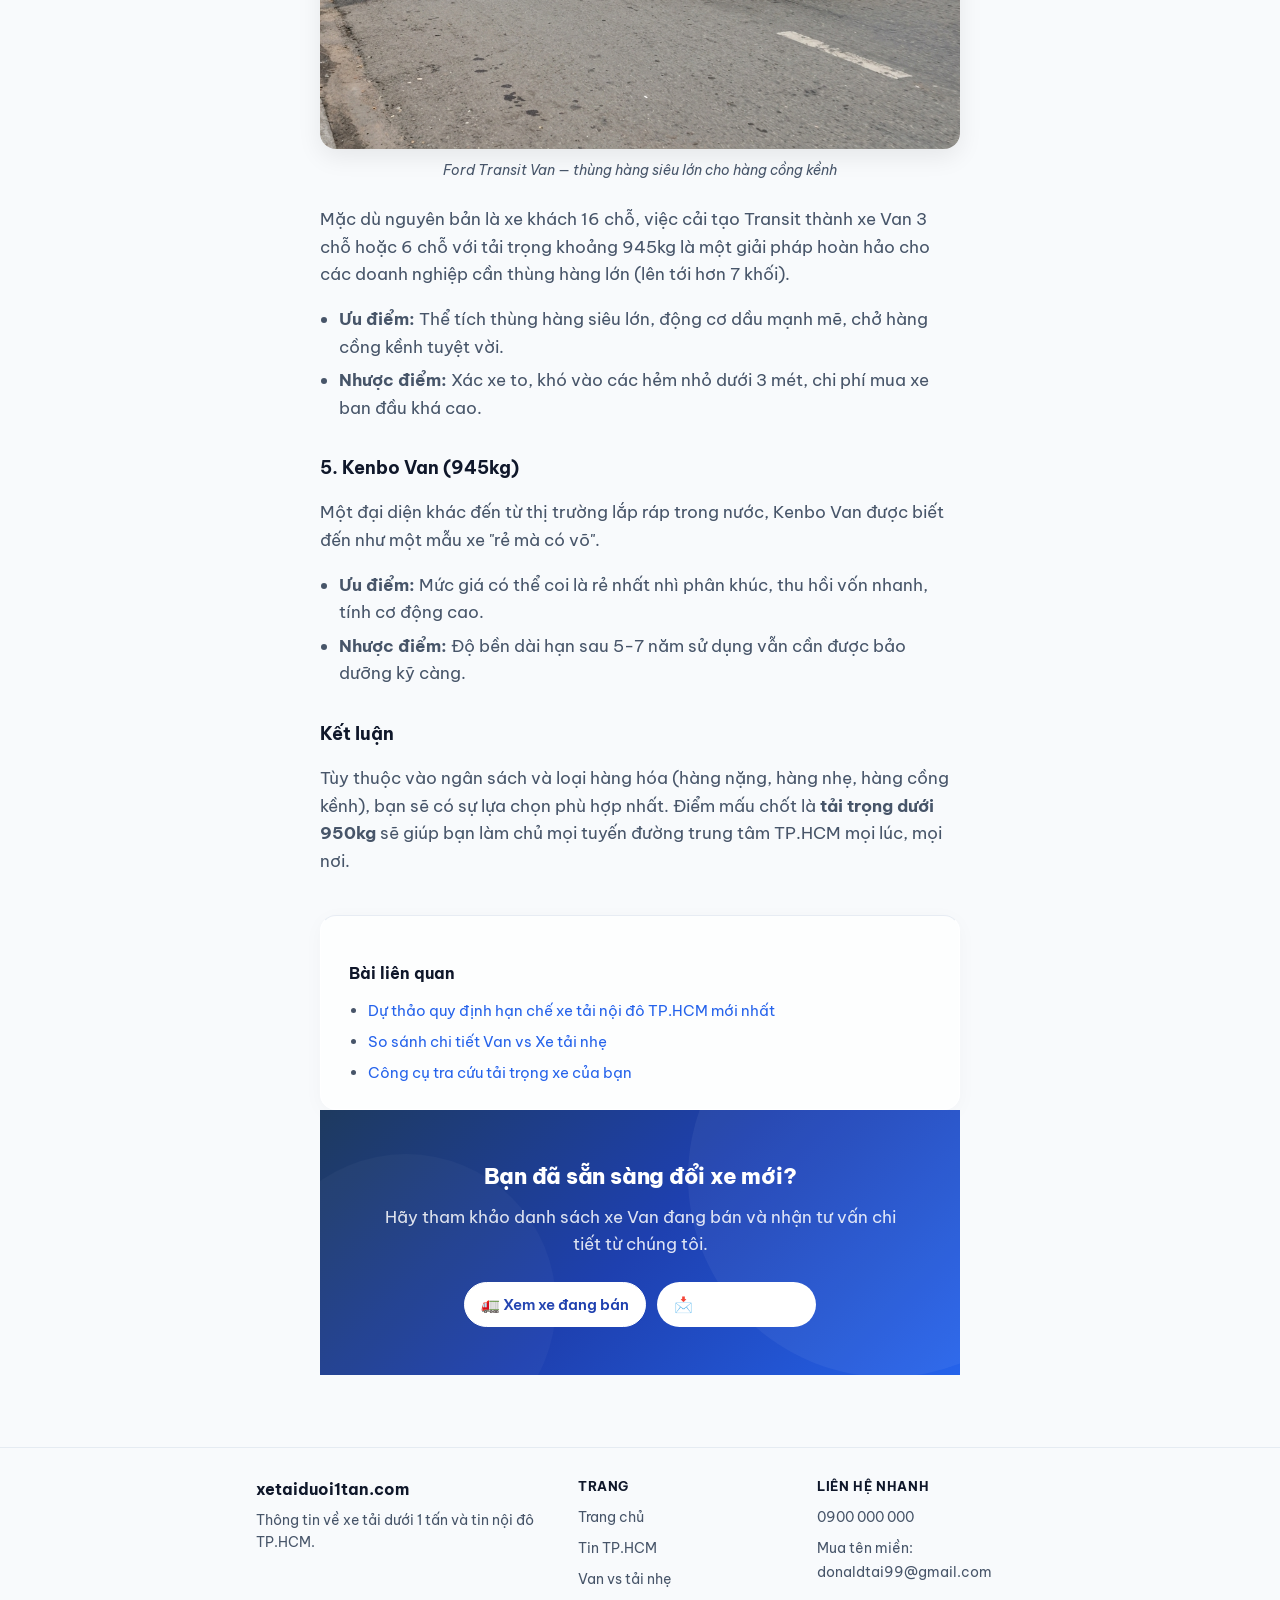
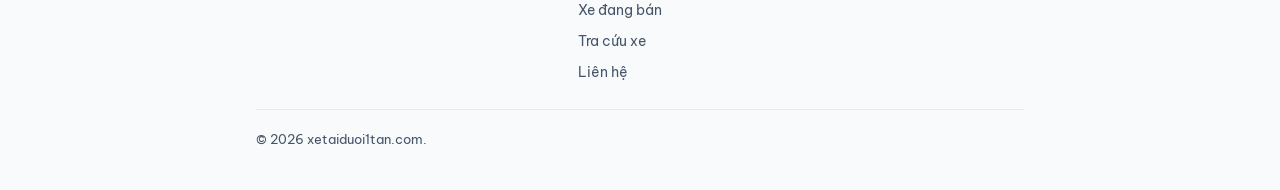
<file: tin-tuc/top-5-xe-van-ban-chay-tphcm-2026.html>
<!DOCTYPE html>
<html lang="vi">
<head>
  <meta charset="UTF-8" />
  <meta name="viewport" content="width=device-width, initial-scale=1.0" />
  <meta name="robots" content="index, follow" />
  <meta name="description" content="Đánh giá chi tiết top 5 xe tải Van 950kg bán chạy nhất tại TP.HCM 2026 giúp bạn vào phố 24/24h. Suzuki Blind Van, Thaco Towner, Ford Transit..." />
  <link rel="canonical" href="https://www.xetaiduoi1tan.com/tin-tuc/top-5-xe-van-ban-chay-tphcm-2026.html" />
  <title>Top 5 Xe Van Bán Chạy Nhất TP.HCM 2026 (Chạy 24/24h) | xetaiduoi1tan.com</title>
  <link rel="icon" href="../favicon.svg" type="image/svg+xml" />
  <meta property="og:type" content="article" />
  <meta property="og:locale" content="vi_VN" />
  <meta property="og:url" content="https://www.xetaiduoi1tan.com/tin-tuc/top-5-xe-van-ban-chay-tphcm-2026.html" />
  <meta property="og:site_name" content="xetaiduoi1tan.com" />
  <meta property="og:title" content="Top 5 Xe Van Bán Chạy Nhất TP.HCM 2026 (Chạy 24/24h)" />
  <meta property="og:description" content="Đánh giá chi tiết top 5 xe tải Van 950kg bán chạy nhất tại TP.HCM 2026 giúp bạn vào phố 24/24h." />
  <meta name="twitter:card" content="summary" />
  <meta name="twitter:title" content="Top 5 Xe Van Bán Chạy Nhất TP.HCM 2026 | xetaiduoi1tan.com" />
  <link rel="preconnect" href="https://fonts.googleapis.com" />
  <link rel="preconnect" href="https://fonts.gstatic.com" crossorigin />
  <link href="https://fonts.googleapis.com/css2?family=Be+Vietnam+Pro:wght@400;600;700&display=swap" rel="stylesheet" />
  <link rel="stylesheet" href="/assets/css/styles.css" />
  <script type="application/ld+json">
  {"@context":"https://schema.org","@graph":[{"@type":"WebSite","@id":"https://www.xetaiduoi1tan.com/#website","url":"https://www.xetaiduoi1tan.com/","name":"xetaiduoi1tan.com"},{"@type":"Article","headline":"Top 5 Xe Van Bán Chạy Nhất TP.HCM 2026 (Chạy 24/24h)","description":"Đánh giá chi tiết top 5 xe tải Van 950kg bán chạy nhất tại TP.HCM 2026 giúp bạn vào phố 24/24h.","url":"https://www.xetaiduoi1tan.com/tin-tuc/top-5-xe-van-ban-chay-tphcm-2026.html","author":{"@type":"Organization","name":"xetaiduoi1tan.com"}}]}
  </script>
</head>
<body>
  <a class="skip-link" href="#main-content">Bỏ qua điều hướng</a>
  <header class="site-header">
    <div class="inner site-header__inner">
      <div class="brand-wrap">
        <a class="brand" href="../index.html">Xe tải <span>&lt; 1 tấn</span></a>
        <p class="brand-tag">Tin nội đô TP.HCM · xe đang bán · liên hệ</p>
      </div>
      <button type="button" class="nav-toggle" aria-expanded="false" aria-controls="nav-panel">Menu</button>
      <a class="btn btn--line btn--sm header-cta" href="tel:+84900000000">📞 Gọi ngay</a>
      <div id="nav-panel" class="nav-panel">
        <nav class="nav" aria-label="Chính">
          <a href="../index.html">Trang chủ</a>
          <a href="xe-tai-tren-mot-tan-noi-do-tphcm-6h-22h.html" aria-current="page">Tin TP.HCM</a>
          <a href="../xe-dang-ban.html">Xe đang bán</a>
          <a href="../so-sanh-van-vs-xe-tai-nhe.html">So sánh</a>
          <a href="../tra_cuu_xe.html">Tra cứu xe</a>
          <a href="../lien-he.html">Liên hệ</a>
        </nav>
      </div>
    </div>
  </header>

  <main id="main-content" class="inner inner--narrow page-main">
    <nav class="breadcrumb" aria-label="Breadcrumb">
      <a href="../index.html">Trang chủ</a>
      <span aria-hidden="true"> / </span>
      <span class="breadcrumb-current">Kinh nghiệm mua xe</span>
    </nav>

    <article class="prose fade-in">
      <header class="article-head">
        <h1>Top 5 Xe Van Bán Chạy Nhất TP.HCM 2026 (Chạy 24/24h)</h1>
        <p class="meta">Cập nhật: 15/05/2026</p>
      </header>

      <p class="lede">Trước làn sóng hạn chế xe tải nội đô, xe Van có tải trọng dưới 950kg nổi lên như một "cứu cánh" hoàn hảo cho các cá nhân và doanh nghiệp logistic. Dưới đây là top 5 dòng xe Van được ưa chuộng nhất tại TP.HCM trong năm 2026.</p>

      <h2>1. Suzuki Blind Van (580kg) - "Vua" bền bỉ và tiết kiệm</h2>
      <figure class="article-img">
        <img src="/assets/images/suzuki-blind-van.png" alt="Suzuki Blind Van trắng chạy trong hẻm nhỏ TP.HCM" loading="lazy" width="800" height="600" />
        <figcaption>Suzuki Blind Van — chiếc xe huyền thoại cho giao hàng nội đô</figcaption>
      </figure>
      <p>Không quá lời khi nói Suzuki Blind Van (hay Su Cóc) là chiếc xe huyền thoại trong nội đô. Với tải trọng 580kg, chiếc xe này thoải mái chạy phố 24/24h mà không lo lệnh cấm tải.</p>
      <ul>
        <li><strong>Ưu điểm:</strong> Siêu bền, tiết kiệm nhiên liệu, luồn lách hẻm nhỏ cực tốt. Cửa lùa hai bên tiện lợi bốc dỡ hàng.</li>
        <li><strong>Nhược điểm:</strong> Cabin khá hẹp, nội thất cơ bản, không có máy lạnh đi kèm (phải độ thêm).</li>
        <li><strong>Phù hợp cho:</strong> Chở hàng tiêu dùng, tiệm tạp hóa, giao hàng chặng cuối (last-mile delivery) trong ngõ sâu.</li>
      </ul>

      <h2>2. Thaco Towner Van (2S và 5S)</h2>
      <figure class="article-img">
        <img src="/assets/images/thaco-towner-van.png" alt="Thaco Towner Van bạc trên đường phố hiện đại" loading="lazy" width="800" height="600" />
        <figcaption>Thaco Towner Van — lựa chọn tầm trung phổ biến nhất</figcaption>
      </figure>
      <p>Thaco luôn biết cách chiều lòng thị trường Việt. Mẫu Towner Van 2 chỗ (tải 945kg) và 5 chỗ (tải 750kg) đang làm mưa làm gió trong phân khúc xe tải Van tầm trung.</p>
      <ul>
        <li><strong>Ưu điểm:</strong> Giá thành dễ tiếp cận, phụ tùng rẻ và có sẵn mọi nơi nhờ hệ thống Thaco trải dài. Nội thất được trang bị sẵn máy lạnh và kính điện.</li>
        <li><strong>Nhược điểm:</strong> Cách âm chưa thực sự xuất sắc khi chạy tốc độ cao.</li>
      </ul>

      <h2>3. SRM X30 (930kg) - Ngôi sao mới nổi</h2>
      <p>Với thiết kế mặt ca-lăng mang hơi hướng xe sang (nhiều người ví von như BMW), SRM X30 mang lại trải nghiệm lái thú vị và không gian rộng rãi.</p>
      <ul>
        <li><strong>Ưu điểm:</strong> Thiết kế ngoại thất rất đẹp và hiện đại, màn hình cảm ứng, camera lùi, tải trọng 930kg cực kỳ sát ngưỡng để tối ưu lượng hàng.</li>
        <li><strong>Nhược điểm:</strong> Giá trị bán lại (khấu hao) có thể cao hơn so với xe Nhật, Hàn.</li>
      </ul>

      <h2>4. Ford Transit (Van cải tạo)</h2>
      <figure class="article-img">
        <img src="/assets/images/ford-transit-van.png" alt="Ford Transit Van bạc trên đại lộ TP.HCM" loading="lazy" width="800" height="600" />
        <figcaption>Ford Transit Van — thùng hàng siêu lớn cho hàng cồng kềnh</figcaption>
      </figure>
      <p>Mặc dù nguyên bản là xe khách 16 chỗ, việc cải tạo Transit thành xe Van 3 chỗ hoặc 6 chỗ với tải trọng khoảng 945kg là một giải pháp hoàn hảo cho các doanh nghiệp cần thùng hàng lớn (lên tới hơn 7 khối).</p>
      <ul>
        <li><strong>Ưu điểm:</strong> Thể tích thùng hàng siêu lớn, động cơ dầu mạnh mẽ, chở hàng cồng kềnh tuyệt vời.</li>
        <li><strong>Nhược điểm:</strong> Xác xe to, khó vào các hẻm nhỏ dưới 3 mét, chi phí mua xe ban đầu khá cao.</li>
      </ul>

      <h2>5. Kenbo Van (945kg)</h2>
      <p>Một đại diện khác đến từ thị trường lắp ráp trong nước, Kenbo Van được biết đến như một mẫu xe "rẻ mà có võ".</p>
      <ul>
        <li><strong>Ưu điểm:</strong> Mức giá có thể coi là rẻ nhất nhì phân khúc, thu hồi vốn nhanh, tính cơ động cao.</li>
        <li><strong>Nhược điểm:</strong> Độ bền dài hạn sau 5-7 năm sử dụng vẫn cần được bảo dưỡng kỹ càng.</li>
      </ul>

      <h2>Kết luận</h2>
      <p>Tùy thuộc vào ngân sách và loại hàng hóa (hàng nặng, hàng nhẹ, hàng cồng kềnh), bạn sẽ có sự lựa chọn phù hợp nhất. Điểm mấu chốt là <strong>tải trọng dưới 950kg</strong> sẽ giúp bạn làm chủ mọi tuyến đường trung tâm TP.HCM mọi lúc, mọi nơi.</p>

      <div class="post-related box">
        <h2>Bài liên quan</h2>
        <ul>
          <li><a href="xe-tai-tren-mot-tan-noi-do-tphcm-6h-22h.html">Dự thảo quy định hạn chế xe tải nội đô TP.HCM mới nhất</a></li>
          <li><a href="../so-sanh-van-vs-xe-tai-nhe.html">So sánh chi tiết Van vs Xe tải nhẹ</a></li>
          <li><a href="../tra_cuu_xe.html">Công cụ tra cứu tải trọng xe của bạn</a></li>
        </ul>
      </div>
    </article>

    <section class="cta-band" aria-label="CTA">
      <div class="cta-band__inner">
        <h2 class="cta-band__title">Bạn đã sẵn sàng đổi xe mới?</h2>
        <p class="cta-band__text">Hãy tham khảo danh sách xe Van đang bán và nhận tư vấn chi tiết từ chúng tôi.</p>
        <p class="actions">
          <a class="btn btn--solid" href="../xe-dang-ban.html" style="background:#fff;color:#1e40af;border-color:#fff;">🚛 Xem xe đang bán</a>
          <a class="btn btn--line" href="../lien-he.html" style="border-color:rgba(255,255,255,0.4);color:#fff;">📩 Liên hệ tư vấn</a>
        </p>
      </div>
    </section>
  </main>

  <footer class="site-footer">
    <div class="inner footer-grid">
      <div>
        <p class="footer-brand"><strong>xetaiduoi1tan.com</strong></p>
        <p class="footer-desc">Thông tin về xe tải dưới 1 tấn và tin nội đô TP.HCM.</p>
      </div>
      <div>
        <p class="footer-title">Trang</p>
        <ul class="footer-list">
          <li><a href="../index.html">Trang chủ</a></li>
          <li><a href="xe-tai-tren-mot-tan-noi-do-tphcm-6h-22h.html">Tin TP.HCM</a></li>
          <li><a href="../so-sanh-van-vs-xe-tai-nhe.html">Van vs tải nhẹ</a></li>
          <li><a href="../xe-dang-ban.html">Xe đang bán</a></li>
          <li><a href="../tra_cuu_xe.html">Tra cứu xe</a></li>
          <li><a href="../lien-he.html">Liên hệ</a></li>
        </ul>
      </div>
      <div>
        <p class="footer-title">Liên hệ nhanh</p>
        <ul class="footer-list">
          <li><a href="tel:+84900000000">0900 000 000</a></li>
          <li><a href="mailto:donaldtai99@gmail.com">Mua tên miền: donaldtai99@gmail.com</a></li>
        </ul>
      </div>
    </div>
    <div class="inner footer-legal">
      <p>© <span id="y"></span> xetaiduoi1tan.com.</p>
    </div>
  </footer>
  <script defer src="/assets/js/site.js"></script>
  <script>
    document.getElementById("y").textContent = new Date().getFullYear();
  </script>
</body>
</html>
</file>
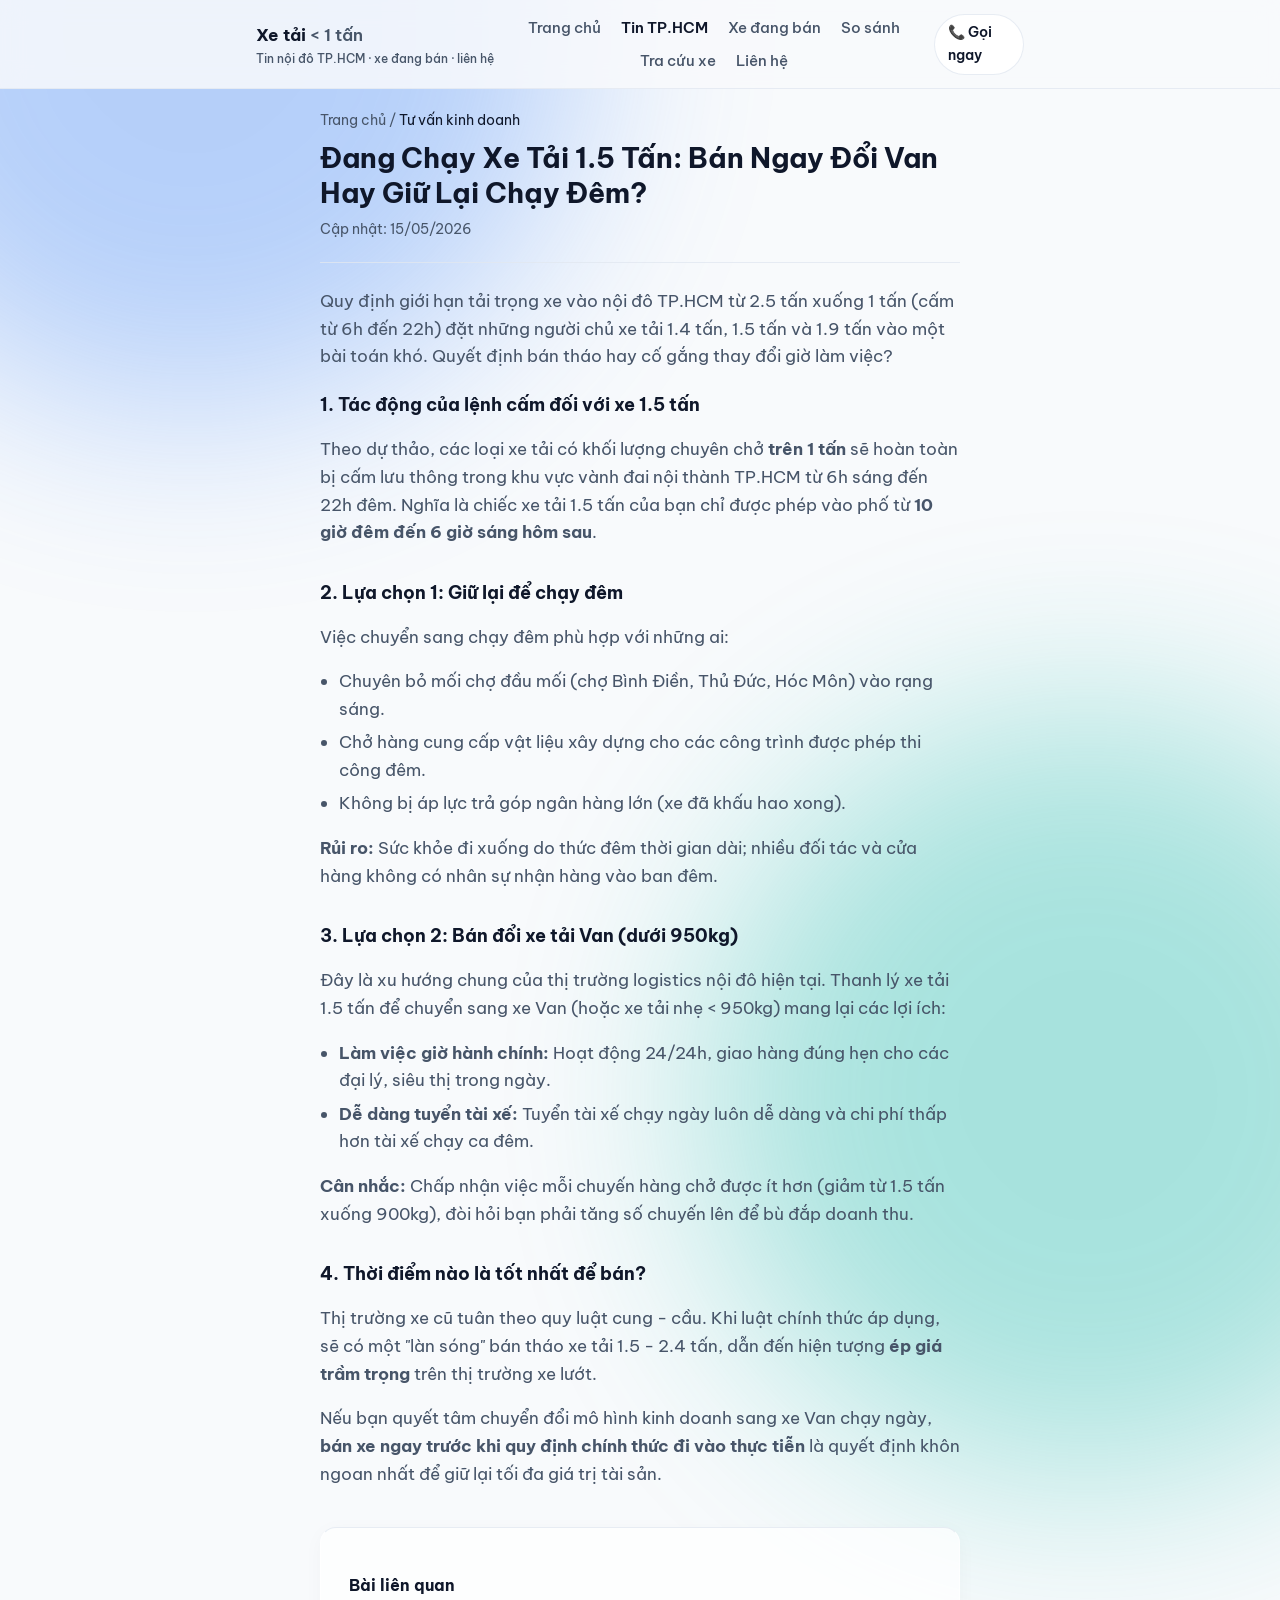
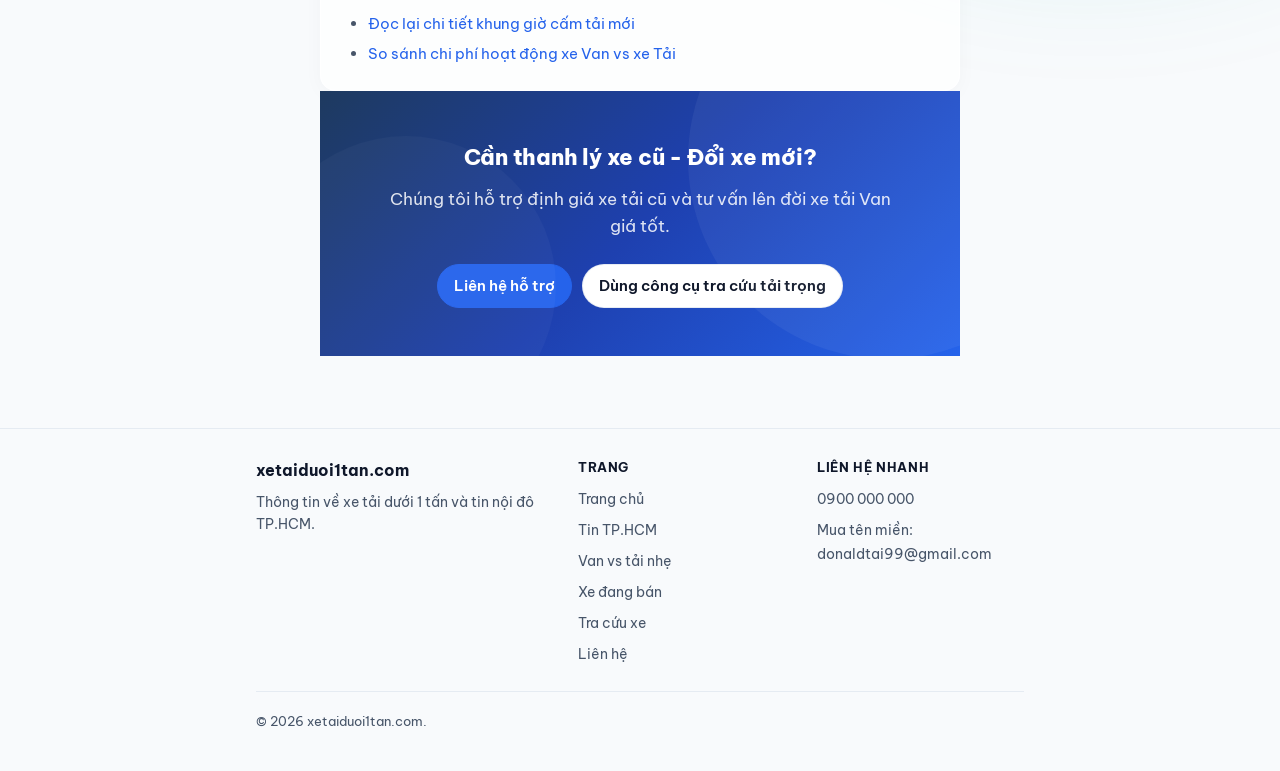
<file: tin-tuc/xe-tai-1-5-tan-ban-ngay-hay-giu-lai.html>
<!DOCTYPE html>
<html lang="vi">
<head>
  <meta charset="UTF-8" />
  <meta name="viewport" content="width=device-width, initial-scale=1.0" />
  <meta name="robots" content="index, follow" />
  <meta name="description" content="Phân tích thiệt hơn cho chủ xe tải 1.5 tấn trước thềm quy định cấm xe tải nội đô TP.HCM 2026. Hướng dẫn chuyển đổi mô hình kinh doanh." />
  <link rel="canonical" href="https://www.xetaiduoi1tan.com/tin-tuc/xe-tai-1-5-tan-ban-ngay-hay-giu-lai.html" />
  <title>Đang Chạy Xe Tải 1.5 Tấn: Bán Ngay Hay Giữ Lại Chạy Đêm? | xetaiduoi1tan.com</title>
  <link rel="icon" href="../favicon.svg" type="image/svg+xml" />
  <meta property="og:type" content="article" />
  <meta property="og:locale" content="vi_VN" />
  <meta property="og:url" content="https://www.xetaiduoi1tan.com/tin-tuc/xe-tai-1-5-tan-ban-ngay-hay-giu-lai.html" />
  <meta property="og:site_name" content="xetaiduoi1tan.com" />
  <meta property="og:title" content="Xe Tải 1.5 Tấn Nội Đô: Nên Bán Ngay Hay Giữ Lại?" />
  <meta property="og:description" content="Nên giữ lại chạy đêm hay bán đổi xe Van trước lệnh cấm tải 2026?" />
  <meta name="twitter:card" content="summary" />
  <meta name="twitter:title" content="Đang Chạy Xe Tải 1.5 Tấn: Nên Bán Hay Giữ? | xetaiduoi1tan.com" />
  <link rel="preconnect" href="https://fonts.googleapis.com" />
  <link rel="preconnect" href="https://fonts.gstatic.com" crossorigin />
  <link href="https://fonts.googleapis.com/css2?family=Be+Vietnam+Pro:wght@400;600;700&display=swap" rel="stylesheet" />
  <link rel="stylesheet" href="/assets/css/styles.css" />
  <script type="application/ld+json">
  {"@context":"https://schema.org","@graph":[{"@type":"WebSite","@id":"https://www.xetaiduoi1tan.com/#website","url":"https://www.xetaiduoi1tan.com/"},{"@type":"Article","headline":"Xe Tải 1.5 Tấn Nội Đô: Bán Ngay Hay Giữ Lại Chạy Đêm?","description":"Nên giữ lại chạy đêm hay bán đổi xe Van trước lệnh cấm tải 2026?","url":"https://www.xetaiduoi1tan.com/tin-tuc/xe-tai-1-5-tan-ban-ngay-hay-giu-lai.html","author":{"@type":"Organization","name":"xetaiduoi1tan.com"}}]}
  </script>
</head>
<body>
  <a class="skip-link" href="#main-content">Bỏ qua điều hướng</a>
  <header class="site-header">
    <div class="inner site-header__inner">
      <div class="brand-wrap">
        <a class="brand" href="../index.html">Xe tải <span>&lt; 1 tấn</span></a>
        <p class="brand-tag">Tin nội đô TP.HCM · xe đang bán · liên hệ</p>
      </div>
      <button type="button" class="nav-toggle" aria-expanded="false" aria-controls="nav-panel">Menu</button>
      <a class="btn btn--line btn--sm header-cta" href="tel:+84900000000">📞 Gọi ngay</a>
      <div id="nav-panel" class="nav-panel">
        <nav class="nav" aria-label="Chính">
          <a href="../index.html">Trang chủ</a>
          <a href="xe-tai-tren-mot-tan-noi-do-tphcm-6h-22h.html" aria-current="page">Tin TP.HCM</a>
          <a href="../xe-dang-ban.html">Xe đang bán</a>
          <a href="../so-sanh-van-vs-xe-tai-nhe.html">So sánh</a>
          <a href="../tra_cuu_xe.html">Tra cứu xe</a>
          <a href="../lien-he.html">Liên hệ</a>
        </nav>
      </div>
    </div>
  </header>

  <main id="main-content" class="inner inner--narrow page-main">
    <nav class="breadcrumb" aria-label="Breadcrumb">
      <a href="../index.html">Trang chủ</a>
      <span aria-hidden="true"> / </span>
      <span class="breadcrumb-current">Tư vấn kinh doanh</span>
    </nav>

    <article class="prose fade-in">
      <header class="article-head">
        <h1>Đang Chạy Xe Tải 1.5 Tấn: Bán Ngay Đổi Van Hay Giữ Lại Chạy Đêm?</h1>
        <p class="meta">Cập nhật: 15/05/2026</p>
      </header>

      <p class="lede">Quy định giới hạn tải trọng xe vào nội đô TP.HCM từ 2.5 tấn xuống 1 tấn (cấm từ 6h đến 22h) đặt những người chủ xe tải 1.4 tấn, 1.5 tấn và 1.9 tấn vào một bài toán khó. Quyết định bán tháo hay cố gắng thay đổi giờ làm việc?</p>

      <h2>1. Tác động của lệnh cấm đối với xe 1.5 tấn</h2>
      <p>Theo dự thảo, các loại xe tải có khối lượng chuyên chở <strong>trên 1 tấn</strong> sẽ hoàn toàn bị cấm lưu thông trong khu vực vành đai nội thành TP.HCM từ 6h sáng đến 22h đêm. Nghĩa là chiếc xe tải 1.5 tấn của bạn chỉ được phép vào phố từ <strong>10 giờ đêm đến 6 giờ sáng hôm sau</strong>.</p>
      
      <h2>2. Lựa chọn 1: Giữ lại để chạy đêm</h2>
      <p>Việc chuyển sang chạy đêm phù hợp với những ai:</p>
      <ul>
        <li>Chuyên bỏ mối chợ đầu mối (chợ Bình Điền, Thủ Đức, Hóc Môn) vào rạng sáng.</li>
        <li>Chở hàng cung cấp vật liệu xây dựng cho các công trình được phép thi công đêm.</li>
        <li>Không bị áp lực trả góp ngân hàng lớn (xe đã khấu hao xong).</li>
      </ul>
      <p><strong>Rủi ro:</strong> Sức khỏe đi xuống do thức đêm thời gian dài; nhiều đối tác và cửa hàng không có nhân sự nhận hàng vào ban đêm.</p>

      <h2>3. Lựa chọn 2: Bán đổi xe tải Van (dưới 950kg)</h2>
      <p>Đây là xu hướng chung của thị trường logistics nội đô hiện tại. Thanh lý xe tải 1.5 tấn để chuyển sang xe Van (hoặc xe tải nhẹ < 950kg) mang lại các lợi ích:</p>
      <ul>
        <li><strong>Làm việc giờ hành chính:</strong> Hoạt động 24/24h, giao hàng đúng hẹn cho các đại lý, siêu thị trong ngày.</li>
        <li><strong>Dễ dàng tuyển tài xế:</strong> Tuyển tài xế chạy ngày luôn dễ dàng và chi phí thấp hơn tài xế chạy ca đêm.</li>
      </ul>
      <p><strong>Cân nhắc:</strong> Chấp nhận việc mỗi chuyến hàng chở được ít hơn (giảm từ 1.5 tấn xuống 900kg), đòi hỏi bạn phải tăng số chuyến lên để bù đắp doanh thu.</p>

      <h2>4. Thời điểm nào là tốt nhất để bán?</h2>
      <p>Thị trường xe cũ tuân theo quy luật cung - cầu. Khi luật chính thức áp dụng, sẽ có một "làn sóng" bán tháo xe tải 1.5 - 2.4 tấn, dẫn đến hiện tượng <strong>ép giá trầm trọng</strong> trên thị trường xe lướt.</p>
      <p>Nếu bạn quyết tâm chuyển đổi mô hình kinh doanh sang xe Van chạy ngày, <strong>bán xe ngay trước khi quy định chính thức đi vào thực tiễn</strong> là quyết định khôn ngoan nhất để giữ lại tối đa giá trị tài sản.</p>

      <div class="post-related box">
        <h2>Bài liên quan</h2>
        <ul>
          <li><a href="xe-tai-tren-mot-tan-noi-do-tphcm-6h-22h.html">Đọc lại chi tiết khung giờ cấm tải mới</a></li>
          <li><a href="chi-phi-van-hanh-xe-van-vs-xe-tai-5-nam.html">So sánh chi phí hoạt động xe Van vs xe Tải</a></li>
        </ul>
      </div>
    </article>

    <section class="cta-band" aria-label="CTA">
      <div class="cta-band__inner">
        <h2 class="cta-band__title">Cần thanh lý xe cũ - Đổi xe mới?</h2>
        <p class="cta-band__text">Chúng tôi hỗ trợ định giá xe tải cũ và tư vấn lên đời xe tải Van giá tốt.</p>
        <p class="actions">
          <a class="btn btn--solid" href="../lien-he.html">Liên hệ hỗ trợ</a>
          <a class="btn btn--line" href="../tra_cuu_xe.html">Dùng công cụ tra cứu tải trọng</a>
        </p>
      </div>
    </section>
  </main>

  <footer class="site-footer">
    <div class="inner footer-grid">
      <!-- ... -->
      <div>
        <p class="footer-brand"><strong>xetaiduoi1tan.com</strong></p>
        <p class="footer-desc">Thông tin về xe tải dưới 1 tấn và tin nội đô TP.HCM.</p>
      </div>
      <div>
        <p class="footer-title">Trang</p>
        <ul class="footer-list">
          <li><a href="../index.html">Trang chủ</a></li>
          <li><a href="xe-tai-tren-mot-tan-noi-do-tphcm-6h-22h.html">Tin TP.HCM</a></li>
          <li><a href="../so-sanh-van-vs-xe-tai-nhe.html">Van vs tải nhẹ</a></li>
          <li><a href="../xe-dang-ban.html">Xe đang bán</a></li>
          <li><a href="../tra_cuu_xe.html">Tra cứu xe</a></li>
          <li><a href="../lien-he.html">Liên hệ</a></li>
        </ul>
      </div>
      <div>
        <p class="footer-title">Liên hệ nhanh</p>
        <ul class="footer-list">
          <li><a href="tel:+84900000000">0900 000 000</a></li>
          <li><a href="mailto:donaldtai99@gmail.com">Mua tên miền: donaldtai99@gmail.com</a></li>
        </ul>
      </div>
    </div>
    <div class="inner footer-legal">
      <p>© <span id="y"></span> xetaiduoi1tan.com.</p>
    </div>
  </footer>
  <script defer src="/assets/js/site.js"></script>
  <script>
    document.getElementById("y").textContent = new Date().getFullYear();
  </script>
</body>
</html>
</file>
<file: assets/css/styles.css>
/* xetaiduoi1tan — giao diện trắng, tối giản */

:root {
  --bg: #f8fafc;
  --paper: rgba(255, 255, 255, 0.72);
  --text: #0f172a;
  --muted: #475569;
  --line: rgba(226, 232, 240, 0.8);
  --accent: #2563eb;
  --accent-hover: #1d4ed8;
  --accent-light: rgba(37, 99, 235, 0.08);
  --radius: 16px;
  --max: 40rem;
  --max-wide: 48rem;
}

*,
*::before,
*::after {
  box-sizing: border-box;
}

html {
  scroll-behavior: smooth;
}

body {
  margin: 0;
  font-family: "Be Vietnam Pro", system-ui, -apple-system, sans-serif;
  font-size: 1.05rem;
  line-height: 1.65;
  color: var(--text);
  background: var(--bg);
  -webkit-font-smoothing: antialiased;
  position: relative;
  overflow-x: hidden;
}

body::before,
body::after {
  content: "";
  position: absolute;
  width: 60vw;
  height: 60vw;
  max-width: 800px;
  max-height: 800px;
  border-radius: 50%;
  z-index: -1;
  filter: blur(100px);
  opacity: 0.35;
  pointer-events: none;
}
body::before {
  top: -15%;
  left: -15%;
  background: #3b82f6; /* Blue */
}
body::after {
  top: 30%;
  right: -15%;
  background: #14b8a6; /* Teal */
}

body.nav-open {
  overflow: hidden;
}

.skip-link {
  position: absolute;
  left: -9999px;
  top: 0;
  z-index: 1000;
  padding: 0.6rem 1rem;
  background: var(--accent);
  color: #fff;
  font-weight: 600;
  font-size: 0.9rem;
  border-radius: var(--radius);
  text-decoration: none;
}

.skip-link:focus {
  left: 1rem;
  top: 1rem;
  outline: 2px solid var(--text);
  outline-offset: 2px;
}

a {
  color: var(--accent);
  text-decoration: none;
}

a:hover {
  color: var(--accent-hover);
  text-decoration: underline;
  text-underline-offset: 3px;
}

.inner {
  width: min(100% - 2rem, var(--max-wide));
  margin-inline: auto;
}

.inner--narrow {
  width: min(100% - 2rem, var(--max));
}

/* Header */
.site-header {
  border-bottom: 1px solid var(--line);
  background: rgba(248, 250, 252, 0.85);
  backdrop-filter: blur(12px);
  -webkit-backdrop-filter: blur(12px);
  position: sticky;
  top: 0;
  z-index: 100;
}

.site-header__inner {
  display: flex;
  flex-wrap: wrap;
  align-items: center;
  gap: 0.65rem 1rem;
  padding: 1rem 0;
}

.brand-wrap {
  display: flex;
  flex-direction: column;
  gap: 0.15rem;
  min-width: 0;
  flex: 1 1 auto;
}

.brand-tag {
  margin: 0;
  font-size: 0.75rem;
  font-weight: 500;
  color: var(--muted);
  line-height: 1.3;
  max-width: 18rem;
}

.nav-toggle {
  display: inline-flex;
  align-items: center;
  justify-content: center;
  padding: 0.45rem 0.85rem;
  font-family: inherit;
  font-size: 0.875rem;
  font-weight: 600;
  color: var(--text);
  background: var(--paper);
  border: 1px solid var(--line);
  border-radius: var(--radius);
  cursor: pointer;
  flex: 0 0 auto;
}

.nav-toggle:hover {
  border-color: #cbd5e1;
}

.nav-panel {
  display: none;
  width: 100%;
  flex-basis: 100%;
  padding-bottom: 0.35rem;
}

.nav-panel.is-open {
  display: block;
}

@media (min-width: 768px) {
  .site-header__inner {
    flex-wrap: nowrap;
    padding-top: 0.85rem;
    padding-bottom: 0.85rem;
  }

  .brand-wrap {
    flex: 0 0 auto;
    order: 1;
  }

  .nav-toggle {
    display: none;
  }

  .nav-panel {
    display: flex !important;
    width: auto;
    flex: 1 1 auto;
    flex-basis: auto;
    order: 2;
    justify-content: center;
    padding: 0;
  }

  .header-cta {
    order: 3;
    margin-left: 0;
  }
}

.brand {
  font-weight: 700;
  font-size: 1.05rem;
  color: var(--text);
  text-decoration: none;
}

.brand:hover {
  color: var(--accent);
  text-decoration: none;
}

.brand span {
  color: var(--muted);
  font-weight: 600;
}

.nav {
  display: flex;
  flex-wrap: wrap;
  gap: 0.5rem 1.25rem;
  flex: 1;
  justify-content: flex-start;
}

@media (max-width: 767px) {
  .nav-panel .nav {
    flex-direction: column;
    gap: 0;
    padding: 0.25rem 0 0.5rem;
  }

  .nav-panel .nav a {
    padding: 0.65rem 0;
    border-bottom: 1px solid var(--line);
    font-size: 1rem;
  }

  .nav-panel .nav a:last-child {
    border-bottom: 0;
  }
}

@media (min-width: 640px) {
  .nav {
    justify-content: center;
  }
}

.nav a {
  color: var(--muted);
  font-size: 0.95rem;
  font-weight: 500;
  text-decoration: none;
}

.nav a:hover {
  color: var(--text);
  text-decoration: none;
}

.nav a[aria-current="page"] {
  color: var(--text);
  font-weight: 600;
}

/* Buttons */
.btn {
  display: inline-flex;
  align-items: center;
  justify-content: center;
  padding: 0.55rem 1rem;
  font-family: inherit;
  font-size: 0.95rem;
  font-weight: 600;
  border-radius: 999px;
  border: 1px solid transparent;
  cursor: pointer;
  text-decoration: none;
}

.btn:hover {
  text-decoration: none;
}

.btn--solid {
  background: var(--accent);
  border-color: var(--accent);
  color: #fff;
}

.btn--solid:hover {
  background: var(--accent-hover);
  border-color: var(--accent-hover);
  color: #fff;
}

.btn--line {
  background: #fff;
  border-color: var(--line);
  color: var(--text);
}

.btn--line:hover {
  border-color: #cbd5e1;
  color: var(--text);
}

.btn--sm {
  padding: 0.4rem 0.85rem;
  font-size: 0.875rem;
}

.header-cta {
  margin-left: auto;
}

@media (min-width: 768px) {
  .header-cta {
    margin-left: 0;
  }
}

/* Main blocks */
.hero {
  padding: 3.5rem 0 3rem;
}

.hero h1 {
  margin: 0 0 1rem;
  font-size: clamp(2rem, 5vw, 3.5rem);
  font-weight: 800;
  line-height: 1.2;
  letter-spacing: -0.03em;
  background: linear-gradient(135deg, #1e40af 0%, #3b82f6 100%);
  -webkit-background-clip: text;
  -webkit-text-fill-color: transparent;
}

.lead {
  margin: 0 0 1.5rem;
  color: var(--muted);
  font-size: 1.05rem;
}

.hero__kicker {
  margin: 0 0 0.5rem;
  font-size: 0.8rem;
  font-weight: 600;
  letter-spacing: 0.04em;
  text-transform: uppercase;
  color: var(--accent);
}

.landing-features {
  display: grid;
  gap: 1.25rem;
  margin: 1rem 0 2.5rem;
}

@media (min-width: 640px) {
  .landing-features {
    grid-template-columns: repeat(3, 1fr);
    gap: 1.25rem;
  }
}

.feature-card {
  padding: 1.5rem 1.4rem;
  border-radius: var(--radius);
  border: 1px solid rgba(255,255,255,0.6);
  background: var(--paper);
  backdrop-filter: blur(10px);
  -webkit-backdrop-filter: blur(10px);
  box-shadow: 0 2px 12px rgba(0,0,0,0.03);
  transition: transform 0.3s ease, box-shadow 0.3s ease;
}

.feature-card:hover {
  transform: translateY(-4px);
  box-shadow: 0 8px 24px rgba(37, 99, 235, 0.08);
}

.feature-card h3 {
  margin: 0 0 0.5rem;
  font-size: 1.05rem;
  font-weight: 700;
  color: var(--text);
}

.feature-card p {
  margin: 0;
  font-size: 0.9rem;
  color: var(--muted);
  line-height: 1.6;
}

.actions {
  display: flex;
  flex-wrap: wrap;
  gap: 0.65rem;
  margin: 0 0 2rem;
}

.section {
  padding: 3rem 0;
  border-top: 1px solid var(--line);
}

.section h2 {
  margin: 0 0 1rem;
  font-size: 1.35rem;
  font-weight: 800;
  letter-spacing: -0.02em;
}

.section p {
  margin: 0 0 0.75rem;
  color: var(--muted);
}

.section p:last-child {
  margin-bottom: 0;
}

.box {
  padding: 1.5rem 1.75rem;
  border-radius: var(--radius);
  background: var(--paper);
  backdrop-filter: blur(12px);
  -webkit-backdrop-filter: blur(12px);
  border: 1px solid rgba(255, 255, 255, 0.6);
  box-shadow: 0 4px 20px rgba(0, 0, 0, 0.03);
  transition: all 0.3s cubic-bezier(0.16, 1, 0.3, 1);
}

.box:hover {
  transform: translateY(-6px);
  box-shadow: 0 12px 30px rgba(37, 99, 235, 0.08);
  border-color: rgba(59, 130, 246, 0.3);
}

.notice {
  margin-top: 1rem;
  padding: 1rem 1.1rem;
  border-radius: var(--radius);
  border: 1px solid #fde68a;
  background: #fffbeb;
  color: #78350f;
  font-size: 0.95rem;
}

.notice strong {
  color: #451a03;
}

/* Footer */
.site-footer {
  margin-top: 2rem;
  padding: 1.75rem 0 2.5rem;
  border-top: 1px solid var(--line);
  font-size: 0.9rem;
  color: var(--muted);
}

.site-footer a {
  color: var(--muted);
}

.site-footer a:hover {
  color: var(--accent);
}

.footer-grid {
  display: grid;
  gap: 1.5rem;
  margin-bottom: 1.5rem;
}

@media (min-width: 640px) {
  .footer-grid {
    grid-template-columns: 1.4fr 1fr 1fr;
    gap: 2rem;
  }
}

.footer-title {
  margin: 0 0 0.6rem;
  font-size: 0.8rem;
  font-weight: 700;
  text-transform: uppercase;
  letter-spacing: 0.05em;
  color: var(--text);
}

.footer-list {
  margin: 0;
  padding: 0;
  list-style: none;
}

.footer-list li + li {
  margin-top: 0.45rem;
}

.footer-list a {
  font-size: 0.9rem;
}

.footer-brand {
  margin: 0 0 0.5rem;
  font-size: 1rem;
  color: var(--text);
}

.footer-desc {
  margin: 0;
  font-size: 0.88rem;
  line-height: 1.55;
  max-width: 22rem;
}

.footer-legal {
  padding-top: 1.25rem;
  border-top: 1px solid var(--line);
  font-size: 0.82rem;
  line-height: 1.5;
  color: var(--muted);
}

.footer-legal p {
  margin: 0;
}

/* Breadcrumb */
.breadcrumb {
  font-size: 0.875rem;
  color: var(--muted);
  padding: 1.25rem 0 0;
}

.breadcrumb a {
  color: var(--muted);
}

.breadcrumb a:hover {
  color: var(--accent);
}

.breadcrumb-current {
  color: var(--text);
}

/* Article */
.page-main {
  padding-bottom: 2.5rem;
}

.article-head {
  padding: 0.5rem 0 1.25rem;
  border-bottom: 1px solid var(--line);
  margin-bottom: 1.5rem;
}

.article-head h1 {
  margin: 0 0 0.5rem;
  font-size: clamp(1.35rem, 3.2vw, 1.75rem);
  line-height: 1.25;
  font-weight: 700;
}

.meta {
  margin: 0;
  font-size: 0.9rem;
  color: var(--muted);
}

.prose {
  max-width: var(--max);
}

.prose > * + * {
  margin-top: 1rem;
}

.prose h2 {
  margin: 2rem 0 0.5rem;
  font-size: 1.1rem;
  font-weight: 700;
}

.prose h2:first-of-type {
  margin-top: 1.25rem;
}

.prose p,
.prose li {
  color: var(--muted);
}

.prose ul {
  padding-left: 1.2rem;
}

.prose li + li {
  margin-top: 0.35rem;
}

.lede {
  font-size: 1.05rem;
  color: var(--text);
}

.faq {
  margin-top: 2rem;
  padding: 1.25rem;
  border-radius: var(--radius);
  border: 1px solid var(--line);
  background: var(--paper);
}

.faq h2 {
  margin: 0 0 1rem;
  font-size: 1.05rem;
}

.faq dl {
  margin: 0;
}

.faq dt {
  font-weight: 600;
  color: var(--text);
  margin-top: 0.9rem;
  font-size: 0.95rem;
}

.faq dt:first-child {
  margin-top: 0;
}

.faq dd {
  margin: 0.35rem 0 0;
  color: var(--muted);
  font-size: 0.95rem;
}

.source {
  margin-top: 2rem;
  padding-top: 1.25rem;
  border-top: 1px solid var(--line);
  font-size: 0.95rem;
  color: var(--muted);
}

/* Article images */
.article-img {
  margin: 1.5rem 0;
  padding: 0;
}

.article-img img {
  width: 100%;
  height: auto;
  border-radius: var(--radius);
  display: block;
  box-shadow: 0 8px 24px rgba(0, 0, 0, 0.08);
  transition: transform 0.4s ease;
}

.article-img img:hover {
  transform: scale(1.02);
}

.article-img figcaption {
  margin-top: 0.6rem;
  font-size: 0.85rem;
  color: var(--muted);
  text-align: center;
  font-style: italic;
}

.table-wrap {
  overflow-x: auto;
  margin: 1rem 0;
  -webkit-overflow-scrolling: touch;
}

.data-table {
  width: 100%;
  min-width: 280px;
  border-collapse: collapse;
  font-size: 0.95rem;
}

.data-table th,
.data-table td {
  border: 1px solid var(--line);
  padding: 0.65rem 0.85rem;
  text-align: left;
  vertical-align: top;
}

.data-table th {
  background: var(--paper);
  font-weight: 600;
  color: var(--text);
}

.data-table td {
  color: var(--muted);
}

/* Listing / contact */
.page-title {
  margin: 0 0 0.5rem;
  font-size: 1.5rem;
  font-weight: 700;
}

.sub {
  margin: 0 0 1.5rem;
  color: var(--muted);
  max-width: var(--max);
}

.card-list {
  list-style: none;
  margin: 0 0 1.5rem;
  padding: 0;
}

.card-list li {
  padding: 1.25rem;
  border: 1px solid var(--line);
  border-radius: var(--radius);
  margin-bottom: 0.75rem;
  background: var(--bg);
}

.card-list h2 {
  margin: 0 0 0.35rem;
  font-size: 1.05rem;
  font-weight: 600;
}

.card-list p {
  margin: 0;
  font-size: 0.95rem;
  color: var(--muted);
}

/* Vehicle cards — roadmap Prompt 3 */
.vehicle-grid {
  list-style: none;
  margin: 0 0 2rem;
  padding: 0;
  display: grid;
  gap: 1rem;
}

@media (min-width: 640px) {
  .vehicle-grid {
    grid-template-columns: repeat(2, 1fr);
  }
}

.vehicle-card {
  display: flex;
  flex-direction: column;
  height: 100%;
  border: 1px solid var(--line);
  border-radius: var(--radius);
  background: var(--bg);
  overflow: hidden;
}

.vehicle-card__media {
  aspect-ratio: 16 / 10;
  background: linear-gradient(145deg, #f1f5f9 0%, #e2e8f0 100%);
  display: flex;
  align-items: center;
  justify-content: center;
  font-size: 1.75rem;
  font-weight: 700;
  color: #64748b;
  letter-spacing: -0.03em;
}

.vehicle-card__body {
  padding: 1.15rem 1.25rem 1.25rem;
  display: flex;
  flex-direction: column;
  flex: 1;
  gap: 0.5rem;
}

.vehicle-card__title {
  margin: 0;
  font-size: 1.1rem;
  font-weight: 700;
  color: var(--text);
}

.vehicle-card__meta {
  margin: 0;
  font-size: 0.85rem;
  color: var(--muted);
}

.vehicle-card__price {
  margin: 0;
  font-size: 1.05rem;
  font-weight: 700;
  color: var(--accent);
}

.vehicle-card__specs {
  margin: 0;
  padding: 0;
  list-style: none;
  font-size: 0.88rem;
  color: var(--muted);
  flex: 1;
}

.vehicle-card__specs li + li {
  margin-top: 0.3rem;
}

.vehicle-card__specs li {
  padding-left: 0.85rem;
  position: relative;
}

.vehicle-card__specs li::before {
  content: "";
  position: absolute;
  left: 0;
  top: 0.55em;
  width: 4px;
  height: 4px;
  border-radius: 50%;
  background: var(--accent);
}

.vehicle-card .btn {
  align-self: flex-start;
  margin-top: 0.35rem;
}

/* Comparison table — roadmap Prompt 4 */
.compare-table-wrap {
  margin: 1.5rem 0 2rem;
}

table.compare-table {
  width: 100%;
  min-width: 300px;
  border-collapse: collapse;
  font-size: 0.92rem;
}

.compare-table caption {
  caption-side: top;
  text-align: left;
  font-weight: 700;
  color: var(--text);
  margin-bottom: 0.65rem;
  font-size: 1rem;
}

.compare-table th,
.compare-table td {
  border: 1px solid var(--line);
  padding: 0.6rem 0.75rem;
}

/* Animations & Mobile Optimizations */
.fade-in {
  animation: fadeIn 0.6s ease-out forwards;
  opacity: 0;
}

.slide-up {
  animation: slideUp 0.6s ease-out forwards;
  opacity: 0;
  transform: translateY(20px);
}

@keyframes fadeIn {
  to { opacity: 1; }
}

@keyframes slideUp {
  to {
    opacity: 1;
    transform: translateY(0);
  }
}

.feature-card, .vehicle-card, .box {
  transition: transform 0.3s ease, box-shadow 0.3s ease;
}

.feature-card:hover, .vehicle-card:hover {
  transform: translateY(-4px);
  box-shadow: 0 10px 15px -3px rgba(0, 0, 0, 0.1), 0 4px 6px -2px rgba(0, 0, 0, 0.05);
}

.btn {
  transition: all 0.2s ease;
}

.btn:active {
  transform: scale(0.96);
}

/* Better mobile inputs */
input[type="number"], select {
  -webkit-appearance: none;
  -moz-appearance: none;
  appearance: none;
}

  vertical-align: top;
  text-align: left;
}

.compare-table thead th {
  background: var(--paper);
  font-weight: 600;
  color: var(--text);
}

.compare-table .col-van {
  background: #eff6ff;
}

.compare-table .col-truck {
  background: #fffbeb;
}

.compare-table tbody td:first-child {
  font-weight: 600;
  color: var(--text);
  background: var(--bg);
}

/* CTA band — roadmap Prompt 5 */
.cta-band {
  margin: 0;
  padding: 3rem 0;
  background: linear-gradient(135deg, #1e3a5f 0%, #1e40af 50%, #2563eb 100%);
  border: none;
  position: relative;
  overflow: hidden;
}

.cta-band::before {
  content: '';
  position: absolute;
  top: -50%;
  right: -20%;
  width: 400px;
  height: 400px;
  background: rgba(255, 255, 255, 0.05);
  border-radius: 50%;
  pointer-events: none;
}

.cta-band::after {
  content: '';
  position: absolute;
  bottom: -30%;
  left: -10%;
  width: 300px;
  height: 300px;
  background: rgba(255, 255, 255, 0.03);
  border-radius: 50%;
  pointer-events: none;
}

.cta-band__inner {
  width: min(100% - 2rem, var(--max));
  margin-inline: auto;
  text-align: center;
}

.cta-band__title {
  margin: 0 0 0.6rem;
  font-size: 1.4rem;
  font-weight: 800;
  color: #ffffff;
  letter-spacing: -0.01em;
}

.cta-band__text {
  margin: 0 auto 1.5rem;
  color: rgba(255, 255, 255, 0.85);
  font-size: 1.05rem;
  max-width: 32rem;
  line-height: 1.6;
}

.cta-band .actions {
  margin: 0;
  justify-content: center;
}

/* Blog article helpers — roadmap Prompt 6 */
.post-related {
  margin-top: 2.5rem;
  padding-top: 1.5rem;
  border-top: 1px solid var(--line);
}

.post-related h2 {
  margin: 0 0 0.75rem;
  font-size: 1rem;
  font-weight: 700;
  color: var(--text);
}

.post-related ul {
  margin: 0;
  padding-left: 1.2rem;
  color: var(--muted);
  font-size: 0.95rem;
}

.post-related li + li {
  margin-top: 0.35rem;
}

.grid-2 {
  display: grid;
  gap: 1rem;
}

@media (min-width: 640px) {
  .grid-2 {
    grid-template-columns: 1fr 1fr;
  }
}

.panel {
  padding: 1.25rem;
  border: 1px solid var(--line);
  border-radius: var(--radius);
  background: var(--paper);
}

.panel h2 {
  margin: 0 0 0.75rem;
  font-size: 1rem;
  font-weight: 600;
}

.panel p {
  margin: 0 0 1rem;
  font-size: 0.95rem;
  color: var(--muted);
}

.contact-list {
  margin: 0;
  padding: 0;
  list-style: none;
}

.contact-list li + li {
  margin-top: 0.5rem;
}

/* Form styles */
.form-group {
  margin-bottom: 1.25rem;
}

.form-row {
  display: flex;
  flex-direction: column;
  gap: 0;
}

@media (min-width: 640px) {
  .form-row {
    flex-direction: row;
    gap: 1.25rem;
  }
  .form-row .form-group {
    flex: 1;
    margin-bottom: 1.5rem;
  }
}

.form-label {
  display: block;
  font-weight: 600;
  margin-bottom: 0.5rem;
  color: var(--text);
  font-size: 0.95rem;
}

.form-control {
  width: 100%;
  padding: 0.75rem 1rem;
  border-radius: var(--radius);
  border: 1px solid var(--line);
  font-family: inherit;
  font-size: 1rem;
  color: var(--text);
  background: var(--bg);
  transition: border-color 0.2s ease, box-shadow 0.2s ease;
}

.form-control:focus {
  outline: none;
  border-color: var(--accent);
  box-shadow: 0 0 0 3px rgba(29, 78, 216, 0.1);
}

select.form-control {
  appearance: none;
  background-image: url("data:image/svg+xml,%3Csvg xmlns='http://www.w3.org/2000/svg' fill='none' viewBox='0 0 24 24' stroke='%236b7280'%3E%3Cpath stroke-linecap='round' stroke-linejoin='round' stroke-width='2' d='M19 9l-7 7-7-7'%3E%3C/path%3E%3C/svg%3E");
  background-repeat: no-repeat;
  background-position: right 1rem center;
  background-size: 1.2rem;
  padding-right: 2.5rem;
}

.result-card {
  display: none;
  margin-top: 2rem;
  padding: 1.5rem;
  border-radius: var(--radius);
  border: 1px solid var(--line);
  background: var(--bg);
  transition: opacity 0.3s ease;
}

.result-banned {
  background-color: #fef2f2;
  border-color: #fca5a5;
}

.result-allowed {
  background-color: #f0fdf4;
  border-color: #86efac;
}

.result-card__title {
  display: flex;
  align-items: center;
  gap: 0.5rem;
  margin: 0 0 0.75rem;
  font-size: 1.15rem;
}

.result-card__title.banned {
  color: #b91c1c;
}

.result-card__title.allowed {
  color: #15803d;
}

.result-card__message {
  margin: 0;
  color: var(--text);
  line-height: 1.6;
  font-size: 1.05rem;
}

/* Premium Tool UI */
.glass-card {
  background: rgba(255, 255, 255, 0.7);
  backdrop-filter: blur(16px);
  -webkit-backdrop-filter: blur(16px);
  border-radius: 20px;
  padding: 2.5rem;
  box-shadow: 0 20px 40px rgba(0, 0, 0, 0.05), 0 1px 3px rgba(0,0,0,0.03);
  margin: 0 auto 3rem;
  border: 1px solid rgba(255, 255, 255, 0.6);
  max-width: 800px;
  position: relative;
  overflow: hidden;
}
@media (max-width: 639px) {
  .glass-card {
    padding: 1.5rem;
  }
}
.glass-card::before {
  content: "";
  position: absolute;
  top: 0; left: 0; right: 0;
  height: 6px;
  background: linear-gradient(90deg, #1d4ed8, #3b82f6, #93c5fd);
}

.premium-input {
  background: #f8fafc;
  border: 2px solid transparent;
  border-radius: 12px;
  padding: 1rem 1.25rem;
  font-size: 1.05rem;
  width: 100%;
  color: #1e293b;
  transition: all 0.3s ease;
  font-family: inherit;
}
.premium-input:focus {
  background: #ffffff;
  border-color: #3b82f6;
  box-shadow: 0 0 0 4px rgba(59, 130, 246, 0.15);
  outline: none;
}
.premium-label {
  display: block;
  font-weight: 700;
  color: #334155;
  margin-bottom: 0.6rem;
  font-size: 0.95rem;
  letter-spacing: 0.02em;
}
.btn-premium {
  background: linear-gradient(135deg, #1d4ed8 0%, #2563eb 100%);
  color: #ffffff;
  border: none;
  border-radius: 12px;
  padding: 1.1rem 2rem;
  font-size: 1.1rem;
  font-weight: 700;
  cursor: pointer;
  width: 100%;
  transition: transform 0.2s, box-shadow 0.2s, filter 0.2s;
  box-shadow: 0 4px 14px rgba(37, 99, 235, 0.3);
  text-align: center;
  display: flex;
  justify-content: center;
  align-items: center;
  gap: 0.5rem;
  font-family: inherit;
}
.btn-premium:hover {
  transform: translateY(-2px);
  box-shadow: 0 8px 24px rgba(37, 99, 235, 0.4);
  filter: brightness(1.05);
}
.btn-premium:active {
  transform: translateY(0);
}

.form-grid {
  display: grid;
  gap: 1.5rem;
  margin-bottom: 2rem;
}
@media (min-width: 640px) {
  .form-grid {
    grid-template-columns: 1fr 1fr;
  }
}

.result-premium {
  display: none;
  margin-top: 2.5rem;
  border-radius: 16px;
  padding: 1.5rem 2rem;
  animation: slideDown 0.4s cubic-bezier(0.16, 1, 0.3, 1) forwards;
}
@keyframes slideDown {
  from { opacity: 0; transform: translateY(-10px) scale(0.98); }
  to { opacity: 1; transform: translateY(0) scale(1); }
}
@media (max-width: 639px) {
  .result-premium {
    padding: 1.25rem;
  }
}

.result-premium.banned {
  background: linear-gradient(to right, #fef2f2, #fff1f2);
  border-left: 6px solid #ef4444;
  box-shadow: 0 10px 25px rgba(239, 68, 68, 0.1);
}
.result-premium.allowed {
  background: linear-gradient(to right, #f0fdf4, #ecfdf5);
  border-left: 6px solid #10b981;
  box-shadow: 0 10px 25px rgba(16, 185, 129, 0.1);
}

.result-title {
  font-size: 1.35rem;
  font-weight: 800;
  margin-bottom: 0.75rem;
  display: flex;
  align-items: center;
  gap: 0.5rem;
}
.result-title.banned { color: #b91c1c; }
.result-title.allowed { color: #047857; }

.result-message {
  font-size: 1.1rem;
  line-height: 1.6;
  color: #1e293b;
  margin: 0;
}
.result-message strong {
  font-weight: 700;
}

.premium-notice {
  margin-top: 1.5rem;
  font-size: 0.9rem;
  color: #64748b;
  display: flex;
  gap: 0.75rem;
  align-items: flex-start;
  background: #ffffff;
  padding: 1rem;
  border-radius: 8px;
  border: 1px solid #e2e8f0;
}
</file>
